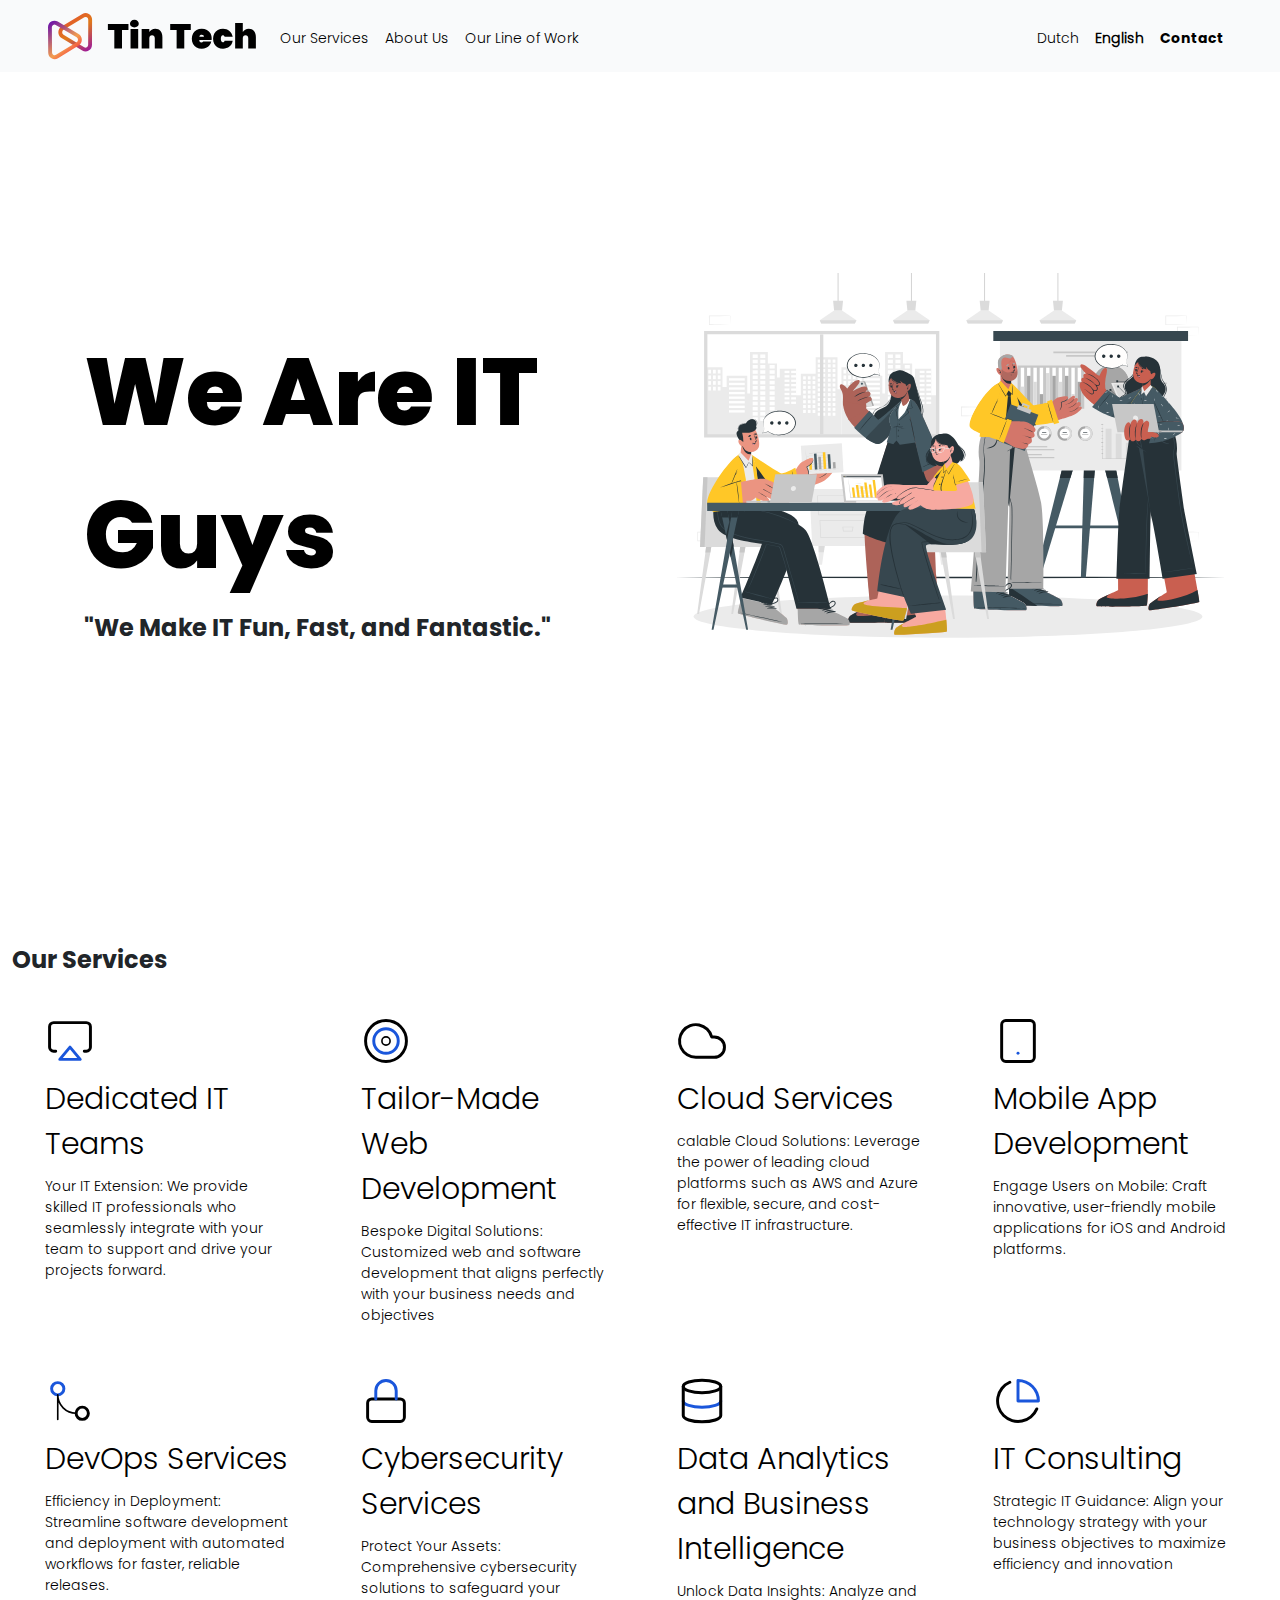
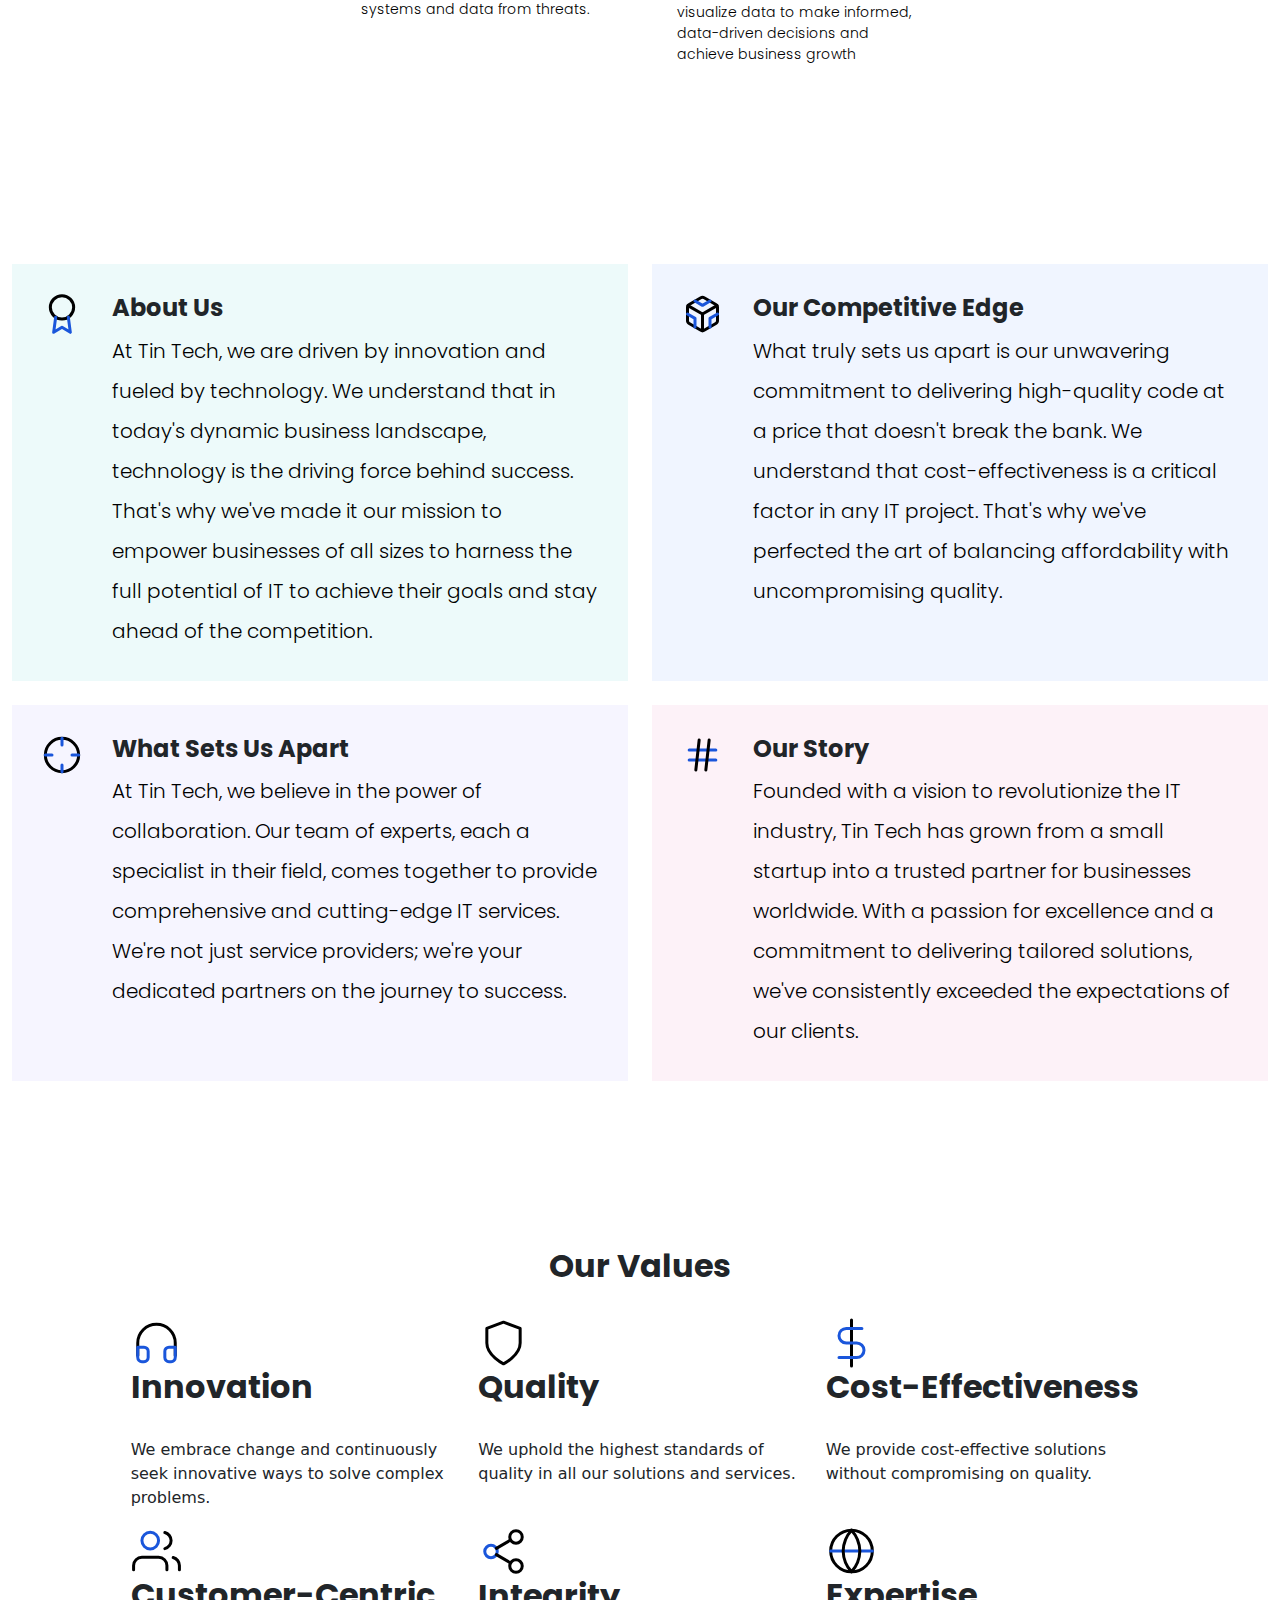
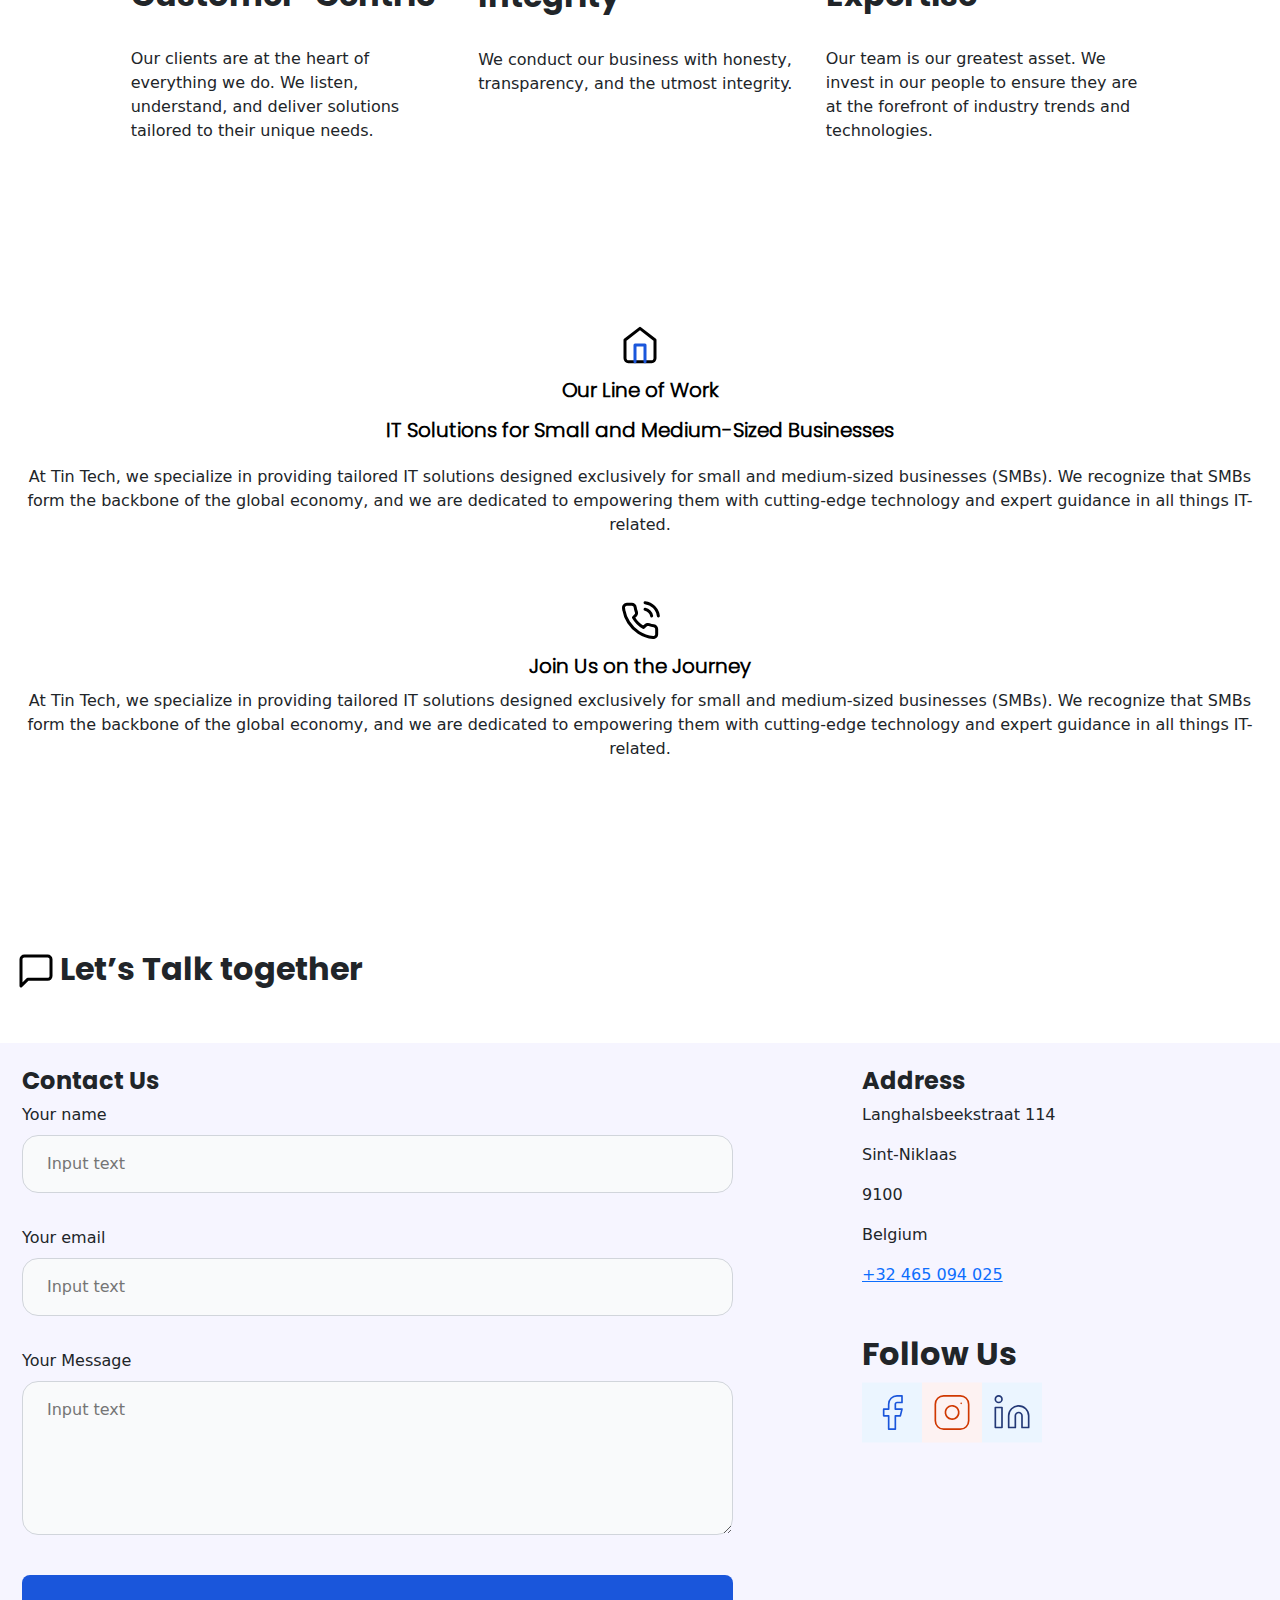
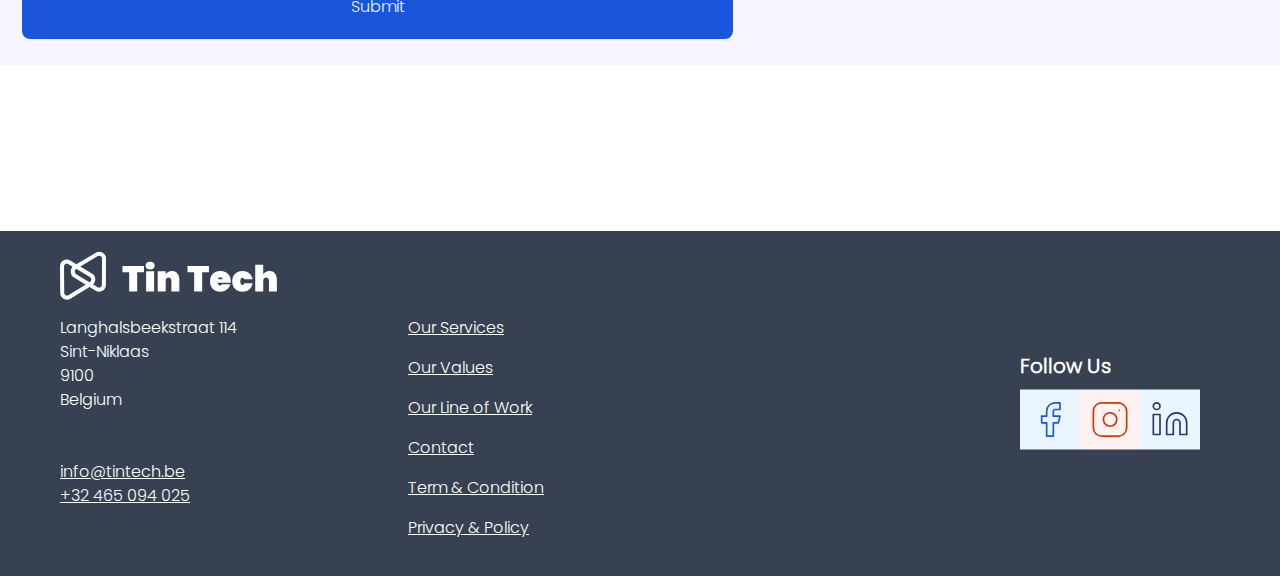
<file: index.html>
<!DOCTYPE html><html lang="en"><head><meta charSet="utf-8"/><meta name="viewport" content="width=device-width, initial-scale=1"/><link rel="preload" as="image" href="/img/logo-with-brand.svg"/><link rel="preload" as="image" href="/img/icon/humberger-menu.svg"/><link rel="preload" as="image" href="/img/team.svg"/><link rel="preload" as="image" href="/img/icon/dedicated.svg"/><link rel="preload" as="image" href="/img/icon/tailor-made.svg"/><link rel="preload" as="image" href="/img/icon/cloud.svg"/><link rel="preload" as="image" href="/img/icon/mobile.svg"/><link rel="preload" as="image" href="/img/icon/devops.svg"/><link rel="preload" as="image" href="/img/icon/cyber-security.svg"/><link rel="preload" as="image" href="/img/icon/data-analytic.svg"/><link rel="stylesheet" href="/_next/static/css/a8693dd4564600ab.css" crossorigin="" data-precedence="next"/><link rel="stylesheet" href="/_next/static/css/fa4fcaaaf78a250b.css" crossorigin="" data-precedence="next"/><link rel="stylesheet" href="/_next/static/css/57adb8bf5998f80a.css" crossorigin="" data-precedence="next"/><link rel="preload" href="/_next/static/chunks/webpack-3b8708c8dfcaafed.js" as="script" fetchPriority="low" crossorigin=""/><script src="/_next/static/chunks/fd9d1056-fd5c17de0a8e4c09.js" async="" crossorigin=""></script><script src="/_next/static/chunks/864-d96cbd58ed229677.js" async="" crossorigin=""></script><script src="/_next/static/chunks/main-app-71b89ef905b5bad7.js" async="" crossorigin=""></script><link rel="preload" as="image" href="/img/icon/itConsulting.svg"/><link rel="preload" as="image" href="/img/icon/about.svg"/><link rel="preload" as="image" href="/img/icon/our-competitive-edge.svg"/><link rel="preload" as="image" href="/img/icon/what-set-us-a-part.svg"/><link rel="preload" as="image" href="/img/icon/our-story.svg"/><link rel="preload" as="image" href="/img/icon/innovation.svg"/><link rel="preload" as="image" href="/img/icon/quality.svg"/><link rel="preload" as="image" href="/img/icon/cost-effectiveness.svg"/><link rel="preload" as="image" href="/img/icon/customer-centric.svg"/><link rel="preload" as="image" href="/img/icon/integrity.svg"/><link rel="preload" as="image" href="/img/icon/experties.svg"/><link rel="preload" as="image" href="/img/icon/line-of-work.svg"/><link rel="preload" as="image" href="/img/icon/phone.svg"/><link rel="preload" as="image" href="/img/icon/quoat.svg"/><link rel="preload" as="image" href="/img/icon/facebook.svg"/><link rel="preload" as="image" href="/img/icon/insta.svg"/><link rel="preload" as="image" href="/img/icon/linkedin.svg"/><link rel="preload" as="image" href="/img/logo-white.svg"/><link rel="shortcut icon" href="/img/favicon.ico"/><title>TinTech - We Are IT Guys</title><meta name="description" content="Dedicated IT Team with Highest proffisient and Lowest Cost"/><script src="/_next/static/chunks/polyfills-c67a75d1b6f99dc8.js" crossorigin="" noModule=""></script></head><body class=""><nav class="navbar_navbar__hX2mV"><div class="navbar_startBox__1d7Uo d-flex"><div class="navbar_brand__0DpFr"><img src="/img/logo-with-brand.svg" alt=""/></div><div class="navbar_item__IJP0u p-2 d-none d-lg-block"><a href="#our-services"></a></div><div class="navbar_item__IJP0u p-2 d-none d-lg-block"><a href="#about"></a></div><div class="navbar_item__IJP0u p-2 d-none d-lg-block"><a href="#line"></a></div></div><div class="navbar_endBox__y0pcR d-flex"><div class="navbar_item__IJP0u p-2 d-none d-lg-block"><a href="/du">Dutch</a></div><div class="navbar_item__IJP0u p-2 d-none d-lg-block bold"><a href="/">English</a></div><div class="navbar_item__IJP0u p-2 d-none d-lg-block"><a href="#contact" class="navbar_bold__cBD0m"></a></div><div class="humberger-menu d-block d-lg-none"></div></div><div class="navbar_sideMenu__4Ye_Y d-block d-lg-none "><div class="navbar_item__IJP0u p-2"><div class="navbar_closeButton__6oxMI">x</div></div><div class="navbar_item__IJP0u p-2"><a href="#our-services"></a></div><div class="navbar_item__IJP0u p-2"><a href="#about"></a></div><div class="navbar_item__IJP0u p-2"><a href="#line"></a></div><div class="navbar_item__IJP0u p-2"><a href="/du">Dutch</a></div><div class="navbar_item__IJP0u p-2"><a href="/">English</a></div><div class="navbar_item__IJP0u p-2"><a href="#contact" class="navbar_bold__cBD0m"></a></div></div><div class="navbar_backCover__9biUe "></div><div class="navbar_menuButton__UbR13 d-block d-lg-none"><img src="/img/icon/humberger-menu.svg" alt=""/></div></nav><div class="container max-100"><div class="homepage_title___B2Rg row homepage_headTitle__t_qIB"><div class="homepage_centerVeritical___V0QY col-12"><div class="container max-100"><div class="row"><div class="homepage_centerVeritical___V0QY col-12 col-lg-6"><div class="homepage_content__cvRe4 p-2 p-md-5"><h1 class="homepage_titleText__LrQLk">We Are IT Guys</h1><h4>&quot;<!-- -->We Make IT Fun, Fast, and Fantastic.<!-- -->&quot;</h4></div></div><div class="homepage_titleImage__XSS8f col-12 col-lg-6"><img src="/img/team.svg" alt=""/></div></div></div></div></div></div><div id="our-services" class="homepage_ourServices__8mxJe container"><h4>Our Services</h4><div class="row p-2"><div class="homepage_serviceCard__KZhyV col-12 col-md-6 col-lg-4 col-xl-3"><img src="/img/icon/dedicated.svg" alt=""/><div class="homepage_body__HBXhj"><h4>Dedicated IT Teams</h4><p>Your IT Extension: We provide skilled IT professionals who seamlessly integrate with your team to support and drive your projects forward.</p></div></div><div class="homepage_serviceCard__KZhyV col-12 col-md-6 col-lg-4 col-xl-3"><img src="/img/icon/tailor-made.svg" alt=""/><div class="homepage_body__HBXhj"><h4>Tailor-Made Web Development</h4><p>Bespoke Digital Solutions: Customized web and software development that aligns perfectly with your business needs and objectives</p></div></div><div class="homepage_serviceCard__KZhyV col-12 col-md-6 col-lg-4 col-xl-3"><img src="/img/icon/cloud.svg" alt=""/><div class="homepage_body__HBXhj"><h4>Cloud Services</h4><p>calable Cloud Solutions: Leverage the power of leading cloud platforms such as AWS and Azure for flexible, secure, and cost-effective IT infrastructure.</p></div></div><div class="homepage_serviceCard__KZhyV col-12 col-md-6 col-lg-4 col-xl-3"><img src="/img/icon/mobile.svg" alt=""/><div class="homepage_body__HBXhj"><h4>Mobile App Development</h4><p>Engage Users on Mobile: Craft innovative, user-friendly mobile applications for iOS and Android platforms.</p></div></div><div class="homepage_serviceCard__KZhyV col-12 col-md-6 col-lg-4 col-xl-3"><img src="/img/icon/devops.svg" alt=""/><div class="homepage_body__HBXhj"><h4>DevOps Services</h4><p>Efficiency in Deployment: Streamline software development and deployment with automated workflows for faster, reliable releases.</p></div></div><div class="homepage_serviceCard__KZhyV col-12 col-md-6 col-lg-4 col-xl-3"><img src="/img/icon/cyber-security.svg" alt=""/><div class="homepage_body__HBXhj"><h4>Cybersecurity Services</h4><p>Protect Your Assets: Comprehensive cybersecurity solutions to safeguard your systems and data from threats.</p></div></div><div class="homepage_serviceCard__KZhyV col-12 col-md-6 col-lg-4 col-xl-3"><img src="/img/icon/data-analytic.svg" alt=""/><div class="homepage_body__HBXhj"><h4>Data Analytics and Business Intelligence</h4><p>Unlock Data Insights: Analyze and visualize data to make informed, data-driven decisions and achieve business growth</p></div></div><div class="homepage_serviceCard__KZhyV col-12 col-md-6 col-lg-4 col-xl-3"><img src="/img/icon/itConsulting.svg" alt=""/><div class="homepage_body__HBXhj"><h4>IT Consulting</h4><p>Strategic IT Guidance: Align your technology strategy with your business objectives to maximize efficiency and innovation</p></div></div></div></div><div id="about" class="homepage_about__K8Wbe container"><div class="row"><div class="col-12 col-md-6"><div class="homepage_descCard__IFwN0 cardGreen"><div class="icon"><img src="/img/icon/about.svg" alt=""/></div><div class="homepage_desc__YpPX1"><h4>About Us</h4><p>At Tin Tech, we are driven by innovation and fueled by technology. We understand that in today&#x27;s dynamic business landscape, technology is the driving force behind success. That&#x27;s why we&#x27;ve made it our mission to empower businesses of all sizes to harness the full potential of IT to achieve their goals and stay ahead of the competition.</p></div></div></div><div class="col-12 col-md-6 mt-4 mt-md-0"><div class="homepage_descCard__IFwN0 cardBlue"><div class="icon"><img src="/img/icon/our-competitive-edge.svg" alt=""/></div><div class="homepage_desc__YpPX1"><h4>Our Competitive Edge</h4><p>What truly sets us apart is our unwavering commitment to delivering high-quality code at a price that doesn&#x27;t break the bank. We understand that cost-effectiveness is a critical factor in any IT project. That&#x27;s why we&#x27;ve perfected the art of balancing affordability with uncompromising quality.</p></div></div></div></div><div class="row mt-4"><div class="col-12 col-md-6"><div class="homepage_descCard__IFwN0 cardPurple"><div class="icon"><img src="/img/icon/what-set-us-a-part.svg" alt=""/></div><div class="homepage_desc__YpPX1"><h4>What Sets Us Apart</h4><p>At Tin Tech, we believe in the power of collaboration. Our team of experts, each a specialist in their field, comes together to provide comprehensive and cutting-edge IT services. We&#x27;re not just service providers; we&#x27;re your dedicated partners on the journey to success.</p></div></div></div><div class="col-12 col-md-6 mt-4 mt-md-0"><div class="homepage_descCard__IFwN0 cardPink"><div class="icon"><img src="/img/icon/our-story.svg" alt=""/></div><div class="homepage_desc__YpPX1"><h4>Our Story</h4><p>Founded with a vision to revolutionize the IT industry, Tin Tech has grown from a small startup into a trusted partner for businesses worldwide. With a passion for excellence and a commitment to delivering tailored solutions, we&#x27;ve consistently exceeded the expectations of our clients.</p></div></div></div></div></div><div id="values" class="homepage_values__W4wCf container"><h2 class="text-center">Our Values</h2><div class="row justify-content-center"><div class="col-12 col-md-10"><div class="container"><div class="row"><div class="col-12 col-md-4"><div><img src="/img/icon/innovation.svg" alt=""/></div><h2>Innovation</h2><p>We embrace change and continuously seek innovative ways to solve complex problems.</p></div><div class="col-12 col-md-4"><div><img src="/img/icon/quality.svg" alt=""/></div><h2>Quality</h2><p>We uphold the highest standards of quality in all our solutions and services.</p></div><div class="col-12 col-md-4"><div><img src="/img/icon/cost-effectiveness.svg" alt=""/></div><h2>Cost-Effectiveness</h2><p>We provide cost-effective solutions without compromising on quality.</p></div><div class="col-12 col-md-4"><div><img src="/img/icon/customer-centric.svg" alt=""/></div><h2>Customer-Centric</h2><p>Our clients are at the heart of everything we do. We listen, understand, and deliver solutions tailored to their unique needs.</p></div><div class="col-12 col-md-4"><div><img src="/img/icon/integrity.svg" alt=""/></div><h2>Integrity</h2><p>We conduct our business with honesty, transparency, and the utmost integrity.</p></div><div class="col-12 col-md-4"><div><img src="/img/icon/experties.svg" alt=""/></div><h2>Expertise</h2><p>Our team is our greatest asset. We invest in our people to ensure they are at the forefront of industry trends and technologies.</p></div></div></div></div></div></div><div id="line" class="homepage_line__QJvfd container"><div class="homepage_title___B2Rg"><img src="/img/icon/line-of-work.svg" alt=""/><h4>Our Line of Work</h4><h4>IT Solutions for Small and Medium-Sized Businesses</h4></div><p>At Tin Tech, we specialize in providing tailored IT solutions designed exclusively for small and medium-sized businesses (SMBs). We recognize that SMBs form the backbone of the global economy, and we are dedicated to empowering them with cutting-edge technology and expert guidance in all things IT-related.</p><div class="homepage_title___B2Rg pt-5"><img src="/img/icon/phone.svg" alt=""/><h4>Join Us on the Journey</h4><p>At Tin Tech, we specialize in providing tailored IT solutions designed exclusively for small and medium-sized businesses (SMBs). We recognize that SMBs form the backbone of the global economy, and we are dedicated to empowering them with cutting-edge technology and expert guidance in all things IT-related.</p></div></div><div id="contact" class="homepage_contact__6IQto container"><h2><img src="/img/icon/quoat.svg" alt="" class="p-1"/>Let’s Talk together</h2><div class="homepage_contactContainer__d_bjy row mt-5 pt-lg-4"><div class="col-12 col-md-7"><h4>Contact Us</h4><div class="contact-us_form__zPaat"><form><div class="contact-us_formControl__ha__K"><label for="name">Your name</label><input type="text" id="name" placeholder="Input text" name="name"/></div><div class="contact-us_formControl__ha__K"><label for="email">Your email</label><input type="email" id="email" placeholder="Input text" name="email"/></div><div class="contact-us_formControl__ha__K"><label for="message">Your Message</label><textarea rows="5" id="message" placeholder="Input text" name="message"></textarea></div><button>Submit</button><div class="contact-us_formError__aY0V2"></div></form></div></div><div class="d-none d-md-block col-md-1"></div><div class="col-12 col-md-4"><h4>Address</h4><div><p>Langhalsbeekstraat 114</p><p></p><p>Sint-Niklaas</p><p>9100</p><p>Belgium</p><a href="mail://info@tintech.be"></a><a href="tel:+32465094025">+32 465 094 025</a><h2 class="mt-5">Follow Us</h2><div class="icons"><a href="https://www.facebook.com/profile.php?id=61552028075968" target="_blank"><img src="/img/icon/facebook.svg" alt=""/></a><a href="https://www.instagram.com/tintech.be/" target="_blank"><img src="/img/icon/insta.svg" alt=""/></a><a href="https://www.linkedin.com/company/tintech-be/about/?viewAsMember=true" target="_blank"><img src="/img/icon/linkedin.svg" alt=""/></a></div></div></div></div></div><footer class="footer_footer__feML_"><div class="footer_startBox__Pc08r"><div><div><img src="/img/logo-white.svg" alt=""/></div><div class="footer_address__yS9X5"><p>Langhalsbeekstraat 114</p><p>Sint-Niklaas</p><p>9100</p><p>Belgium</p></div><a href="mail://info@tintech.be">info@tintech.be</a><a href="tel:+32465094025">+32 465 094 025</a></div></div><div class="footer_links___UBMh"><a href="#our-services"></a><a href="#values"></a><a href="#line"></a><a href="#contact"></a><a href="#"></a><a href="#"></a></div><div class="footer_endBox__tUMsi"><h2></h2><div><a href="https://www.facebook.com/profile.php?id=61552028075968" target="_blank"><img src="/img/icon/facebook.svg" alt=""/></a><a href="https://www.instagram.com/tintech.be/" target="_blank"><img src="/img/icon/insta.svg" alt=""/></a><a href="https://www.linkedin.com/company/tintech-be/about/?viewAsMember=true" target="_blank"><img src="/img/icon/linkedin.svg" alt=""/></a></div></div></footer><script src="/_next/static/chunks/webpack-3b8708c8dfcaafed.js" crossorigin="" async=""></script><script>(self.__next_f=self.__next_f||[]).push([0]);self.__next_f.push([2,null])</script><script>self.__next_f.push([1,"1:HL[\"/_next/static/css/a8693dd4564600ab.css\",\"style\",{\"crossOrigin\":\"\"}]\n2:HL[\"/_next/static/css/fa4fcaaaf78a250b.css\",\"style\",{\"crossOrigin\":\"\"}]\n0:\"$L3\"\n"])</script><script>self.__next_f.push([1,"4:HL[\"/_next/static/css/57adb8bf5998f80a.css\",\"style\",{\"crossOrigin\":\"\"}]\n"])</script><script>self.__next_f.push([1,"5:I{\"id\":6054,\"chunks\":[\"272:static/chunks/webpack-3b8708c8dfcaafed.js\",\"971:static/chunks/fd9d1056-fd5c17de0a8e4c09.js\",\"864:static/chunks/864-d96cbd58ed229677.js\"],\"name\":\"\",\"async\":false}\n7:I{\"id\":1729,\"chunks\":[\"272:static/chunks/webpack-3b8708c8dfcaafed.js\",\"971:static/chunks/fd9d1056-fd5c17de0a8e4c09.js\",\"864:static/chunks/864-d96cbd58ed229677.js\"],\"name\":\"\",\"async\":false}\n8:I{\"id\":4127,\"chunks\":[\"185:static/chunks/app/layout-c1b755eb621af96d.js\"],\"name\":\"Navbar\",\"async\":false}\n9:I{\"id\":1443,\"chunks\":"])</script><script>self.__next_f.push([1,"[\"272:static/chunks/webpack-3b8708c8dfcaafed.js\",\"971:static/chunks/fd9d1056-fd5c17de0a8e4c09.js\",\"864:static/chunks/864-d96cbd58ed229677.js\"],\"name\":\"\",\"async\":false}\na:I{\"id\":8639,\"chunks\":[\"272:static/chunks/webpack-3b8708c8dfcaafed.js\",\"971:static/chunks/fd9d1056-fd5c17de0a8e4c09.js\",\"864:static/chunks/864-d96cbd58ed229677.js\"],\"name\":\"\",\"async\":false}\nc:I{\"id\":7382,\"chunks\":[\"271:static/chunks/271-6668fc59b8e35a13.js\",\"931:static/chunks/app/page-6b15ab3774510d15.js\"],\"name\":\"ContactUs\",\"async\":false}\nd"])</script><script>self.__next_f.push([1,":I{\"id\":5835,\"chunks\":[\"185:static/chunks/app/layout-c1b755eb621af96d.js\"],\"name\":\"Footer\",\"async\":false}\n"])</script><script>self.__next_f.push([1,"3:[[[\"$\",\"link\",\"0\",{\"rel\":\"stylesheet\",\"href\":\"/_next/static/css/a8693dd4564600ab.css\",\"precedence\":\"next\",\"crossOrigin\":\"\"}],[\"$\",\"link\",\"1\",{\"rel\":\"stylesheet\",\"href\":\"/_next/static/css/fa4fcaaaf78a250b.css\",\"precedence\":\"next\",\"crossOrigin\":\"\"}]],[\"$\",\"$L5\",null,{\"buildId\":\"Bcrqjr-1CNKTpSoBZZN2z\",\"assetPrefix\":\"\",\"initialCanonicalUrl\":\"/\",\"initialTree\":[\"\",{\"children\":[\"__PAGE__\",{}]},\"$undefined\",\"$undefined\",true],\"initialHead\":[false,\"$L6\"],\"globalErrorComponent\":\"$7\",\"children\":[null,[\"$\",\"html\",null,{\"lang\":\"en\",\"children\":[[\"$\",\"head\",null,{\"children\":[\"$\",\"link\",null,{\"rel\":\"shortcut icon\",\"href\":\"/img/favicon.ico\"}]}],[\"$\",\"body\",null,{\"className\":\"\",\"children\":[[\"$\",\"$L8\",null,{}],[\"$\",\"$L9\",null,{\"parallelRouterKey\":\"children\",\"segmentPath\":[\"children\"],\"loading\":\"$undefined\",\"loadingStyles\":\"$undefined\",\"hasLoading\":false,\"error\":\"$undefined\",\"errorStyles\":\"$undefined\",\"template\":[\"$\",\"$La\",null,{}],\"templateStyles\":\"$undefined\",\"notFound\":[[\"$\",\"title\",null,{\"children\":\"404: This page could not be found.\"}],[\"$\",\"div\",null,{\"style\":{\"fontFamily\":\"system-ui,\\\"Segoe UI\\\",Roboto,Helvetica,Arial,sans-serif,\\\"Apple Color Emoji\\\",\\\"Segoe UI Emoji\\\"\",\"height\":\"100vh\",\"textAlign\":\"center\",\"display\":\"flex\",\"flexDirection\":\"column\",\"alignItems\":\"center\",\"justifyContent\":\"center\"},\"children\":[\"$\",\"div\",null,{\"children\":[[\"$\",\"style\",null,{\"dangerouslySetInnerHTML\":{\"__html\":\"body{color:#000;background:#fff;margin:0}.next-error-h1{border-right:1px solid rgba(0,0,0,.3)}@media (prefers-color-scheme:dark){body{color:#fff;background:#000}.next-error-h1{border-right:1px solid rgba(255,255,255,.3)}}\"}}],[\"$\",\"h1\",null,{\"className\":\"next-error-h1\",\"style\":{\"display\":\"inline-block\",\"margin\":\"0 20px 0 0\",\"padding\":\"0 23px 0 0\",\"fontSize\":24,\"fontWeight\":500,\"verticalAlign\":\"top\",\"lineHeight\":\"49px\"},\"children\":\"404\"}],[\"$\",\"div\",null,{\"style\":{\"display\":\"inline-block\"},\"children\":[\"$\",\"h2\",null,{\"style\":{\"fontSize\":14,\"fontWeight\":400,\"lineHeight\":\"49px\",\"margin\":0},\"children\":\"This page could not be found.\"}]}]]}]}]],\"notFoundStyles\":[],\"childProp\":{\"current\":[\"$Lb\",[[\"$\",\"div\",null,{\"className\":\"container max-100\",\"children\":[\"$\",\"div\",null,{\"className\":\"homepage_title___B2Rg row homepage_headTitle__t_qIB\",\"children\":[\"$\",\"div\",null,{\"className\":\"homepage_centerVeritical___V0QY col-12\",\"children\":[\"$\",\"div\",null,{\"className\":\"container max-100\",\"children\":[\"$\",\"div\",null,{\"className\":\"row\",\"children\":[[\"$\",\"div\",null,{\"className\":\"homepage_centerVeritical___V0QY col-12 col-lg-6\",\"children\":[\"$\",\"div\",null,{\"className\":\"homepage_content__cvRe4 p-2 p-md-5\",\"children\":[[\"$\",\"h1\",null,{\"className\":\"homepage_titleText__LrQLk\",\"children\":\"We Are IT Guys\"}],[\"$\",\"h4\",null,{\"children\":[\"\\\"\",\"We Make IT Fun, Fast, and Fantastic.\",\"\\\"\"]}]]}]}],[\"$\",\"div\",null,{\"className\":\"homepage_titleImage__XSS8f col-12 col-lg-6\",\"children\":[\"$\",\"img\",null,{\"src\":\"/img/team.svg\",\"alt\":\"\"}]}]]}]}]}]}]}],[\"$\",\"div\",null,{\"id\":\"our-services\",\"className\":\"homepage_ourServices__8mxJe container\",\"children\":[[\"$\",\"h4\",null,{\"children\":\"Our Services\"}],[\"$\",\"div\",null,{\"className\":\"row p-2\",\"children\":[[\"$\",\"div\",null,{\"className\":\"homepage_serviceCard__KZhyV col-12 col-md-6 col-lg-4 col-xl-3\",\"children\":[[\"$\",\"img\",null,{\"src\":\"/img/icon/dedicated.svg\",\"alt\":\"\"}],[\"$\",\"div\",null,{\"className\":\"homepage_body__HBXhj\",\"children\":[[\"$\",\"h4\",null,{\"children\":\"Dedicated IT Teams\"}],[\"$\",\"p\",null,{\"children\":\"Your IT Extension: We provide skilled IT professionals who seamlessly integrate with your team to support and drive your projects forward.\"}]]}]]}],[\"$\",\"div\",null,{\"className\":\"homepage_serviceCard__KZhyV col-12 col-md-6 col-lg-4 col-xl-3\",\"children\":[[\"$\",\"img\",null,{\"src\":\"/img/icon/tailor-made.svg\",\"alt\":\"\"}],[\"$\",\"div\",null,{\"className\":\"homepage_body__HBXhj\",\"children\":[[\"$\",\"h4\",null,{\"children\":\"Tailor-Made Web Development\"}],[\"$\",\"p\",null,{\"children\":\"Bespoke Digital Solutions: Customized web and software development that aligns perfectly with your business needs and objectives\"}]]}]]}],[\"$\",\"div\",null,{\"className\":\"homepage_serviceCard__KZhyV col-12 col-md-6 col-lg-4 col-xl-3\",\"children\":[[\"$\",\"img\",null,{\"src\":\"/img/icon/cloud.svg\",\"alt\":\"\"}],[\"$\",\"div\",null,{\"className\":\"homepage_body__HBXhj\",\"children\":[[\"$\",\"h4\",null,{\"children\":\"Cloud Services\"}],[\"$\",\"p\",null,{\"children\":\"calable Cloud Solutions: Leverage the power of leading cloud platforms such as AWS and Azure for flexible, secure, and cost-effective IT infrastructure.\"}]]}]]}],[\"$\",\"div\",null,{\"className\":\"homepage_serviceCard__KZhyV col-12 col-md-6 col-lg-4 col-xl-3\",\"children\":[[\"$\",\"img\",null,{\"src\":\"/img/icon/mobile.svg\",\"alt\":\"\"}],[\"$\",\"div\",null,{\"className\":\"homepage_body__HBXhj\",\"children\":[[\"$\",\"h4\",null,{\"children\":\"Mobile App Development\"}],[\"$\",\"p\",null,{\"children\":\"Engage Users on Mobile: Craft innovative, user-friendly mobile applications for iOS and Android platforms.\"}]]}]]}],[\"$\",\"div\",null,{\"className\":\"homepage_serviceCard__KZhyV col-12 col-md-6 col-lg-4 col-xl-3\",\"children\":[[\"$\",\"img\",null,{\"src\":\"/img/icon/devops.svg\",\"alt\":\"\"}],[\"$\",\"div\",null,{\"className\":\"homepage_body__HBXhj\",\"children\":[[\"$\",\"h4\",null,{\"children\":\"DevOps Services\"}],[\"$\",\"p\",null,{\"children\":\"Efficiency in Deployment: Streamline software development and deployment with automated workflows for faster, reliable releases.\"}]]}]]}],[\"$\",\"div\",null,{\"className\":\"homepage_serviceCard__KZhyV col-12 col-md-6 col-lg-4 col-xl-3\",\"children\":[[\"$\",\"img\",null,{\"src\":\"/img/icon/cyber-security.svg\",\"alt\":\"\"}],[\"$\",\"div\",null,{\"className\":\"homepage_body__HBXhj\",\"children\":[[\"$\",\"h4\",null,{\"children\":\"Cybersecurity Services\"}],[\"$\",\"p\",null,{\"children\":\"Protect Your Assets: Comprehensive cybersecurity solutions to safeguard your systems and data from threats.\"}]]}]]}],[\"$\",\"div\",null,{\"className\":\"homepage_serviceCard__KZhyV col-12 col-md-6 col-lg-4 col-xl-3\",\"children\":[[\"$\",\"img\",null,{\"src\":\"/img/icon/data-analytic.svg\",\"alt\":\"\"}],[\"$\",\"div\",null,{\"className\":\"homepage_body__HBXhj\",\"children\":[[\"$\",\"h4\",null,{\"children\":\"Data Analytics and Business Intelligence\"}],[\"$\",\"p\",null,{\"children\":\"Unlock Data Insights: Analyze and visualize data to make informed, data-driven decisions and achieve business growth\"}]]}]]}],[\"$\",\"div\",null,{\"className\":\"homepage_serviceCard__KZhyV col-12 col-md-6 col-lg-4 col-xl-3\",\"children\":[[\"$\",\"img\",null,{\"src\":\"/img/icon/itConsulting.svg\",\"alt\":\"\"}],[\"$\",\"div\",null,{\"className\":\"homepage_body__HBXhj\",\"children\":[[\"$\",\"h4\",null,{\"children\":\"IT Consulting\"}],[\"$\",\"p\",null,{\"children\":\"Strategic IT Guidance: Align your technology strategy with your business objectives to maximize efficiency and innovation\"}]]}]]}]]}]]}],[\"$\",\"div\",null,{\"id\":\"about\",\"className\":\"homepage_about__K8Wbe container\",\"children\":[[\"$\",\"div\",null,{\"className\":\"row\",\"children\":[[\"$\",\"div\",null,{\"className\":\"col-12 col-md-6\",\"children\":[\"$\",\"div\",null,{\"className\":\"homepage_descCard__IFwN0 cardGreen\",\"children\":[[\"$\",\"div\",null,{\"className\":\"icon\",\"children\":[\"$\",\"img\",null,{\"src\":\"/img/icon/about.svg\",\"alt\":\"\"}]}],[\"$\",\"div\",null,{\"className\":\"homepage_desc__YpPX1\",\"children\":[[\"$\",\"h4\",null,{\"children\":\"About Us\"}],[\"$\",\"p\",null,{\"children\":\"At Tin Tech, we are driven by innovation and fueled by technology. We understand that in today's dynamic business landscape, technology is the driving force behind success. That's why we've made it our mission to empower businesses of all sizes to harness the full potential of IT to achieve their goals and stay ahead of the competition.\"}]]}]]}]}],[\"$\",\"div\",null,{\"className\":\"col-12 col-md-6 mt-4 mt-md-0\",\"children\":[\"$\",\"div\",null,{\"className\":\"homepage_descCard__IFwN0 cardBlue\",\"children\":[[\"$\",\"div\",null,{\"className\":\"icon\",\"children\":[\"$\",\"img\",null,{\"src\":\"/img/icon/our-competitive-edge.svg\",\"alt\":\"\"}]}],[\"$\",\"div\",null,{\"className\":\"homepage_desc__YpPX1\",\"children\":[[\"$\",\"h4\",null,{\"children\":\"Our Competitive Edge\"}],[\"$\",\"p\",null,{\"children\":\"What truly sets us apart is our unwavering commitment to delivering high-quality code at a price that doesn't break the bank. We understand that cost-effectiveness is a critical factor in any IT project. That's why we've perfected the art of balancing affordability with uncompromising quality.\"}]]}]]}]}]]}],[\"$\",\"div\",null,{\"className\":\"row mt-4\",\"children\":[[\"$\",\"div\",null,{\"className\":\"col-12 col-md-6\",\"children\":[\"$\",\"div\",null,{\"className\":\"homepage_descCard__IFwN0 cardPurple\",\"children\":[[\"$\",\"div\",null,{\"className\":\"icon\",\"children\":[\"$\",\"img\",null,{\"src\":\"/img/icon/what-set-us-a-part.svg\",\"alt\":\"\"}]}],[\"$\",\"div\",null,{\"className\":\"homepage_desc__YpPX1\",\"children\":[[\"$\",\"h4\",null,{\"children\":\"What Sets Us Apart\"}],[\"$\",\"p\",null,{\"children\":\"At Tin Tech, we believe in the power of collaboration. Our team of experts, each a specialist in their field, comes together to provide comprehensive and cutting-edge IT services. We're not just service providers; we're your dedicated partners on the journey to success.\"}]]}]]}]}],[\"$\",\"div\",null,{\"className\":\"col-12 col-md-6 mt-4 mt-md-0\",\"children\":[\"$\",\"div\",null,{\"className\":\"homepage_descCard__IFwN0 cardPink\",\"children\":[[\"$\",\"div\",null,{\"className\":\"icon\",\"children\":[\"$\",\"img\",null,{\"src\":\"/img/icon/our-story.svg\",\"alt\":\"\"}]}],[\"$\",\"div\",null,{\"className\":\"homepage_desc__YpPX1\",\"children\":[[\"$\",\"h4\",null,{\"children\":\"Our Story\"}],[\"$\",\"p\",null,{\"children\":\"Founded with a vision to revolutionize the IT industry, Tin Tech has grown from a small startup into a trusted partner for businesses worldwide. With a passion for excellence and a commitment to delivering tailored solutions, we've consistently exceeded the expectations of our clients.\"}]]}]]}]}]]}]]}],[\"$\",\"div\",null,{\"id\":\"values\",\"className\":\"homepage_values__W4wCf container\",\"children\":[[\"$\",\"h2\",null,{\"className\":\"text-center\",\"children\":\"Our Values\"}],[\"$\",\"div\",null,{\"className\":\"row justify-content-center\",\"children\":[\"$\",\"div\",null,{\"className\":\"col-12 col-md-10\",\"children\":[\"$\",\"div\",null,{\"className\":\"container\",\"children\":[\"$\",\"div\",null,{\"className\":\"row\",\"children\":[[\"$\",\"div\",null,{\"className\":\"col-12 col-md-4\",\"children\":[[\"$\",\"div\",null,{\"className\":\"$undefined\",\"children\":[\"$\",\"img\",null,{\"src\":\"/img/icon/innovation.svg\",\"alt\":\"\"}]}],[\"$\",\"h2\",null,{\"children\":\"Innovation\"}],[\"$\",\"p\",null,{\"children\":\"We embrace change and continuously seek innovative ways to solve complex problems.\"}]]}],[\"$\",\"div\",null,{\"className\":\"col-12 col-md-4\",\"children\":[[\"$\",\"div\",null,{\"className\":\"$undefined\",\"children\":[\"$\",\"img\",null,{\"src\":\"/img/icon/quality.svg\",\"alt\":\"\"}]}],[\"$\",\"h2\",null,{\"children\":\"Quality\"}],[\"$\",\"p\",null,{\"children\":\"We uphold the highest standards of quality in all our solutions and services.\"}]]}],[\"$\",\"div\",null,{\"className\":\"col-12 col-md-4\",\"children\":[[\"$\",\"div\",null,{\"className\":\"$undefined\",\"children\":[\"$\",\"img\",null,{\"src\":\"/img/icon/cost-effectiveness.svg\",\"alt\":\"\"}]}],[\"$\",\"h2\",null,{\"children\":\"Cost-Effectiveness\"}],[\"$\",\"p\",null,{\"children\":\"We provide cost-effective solutions without compromising on quality.\"}]]}],[\"$\",\"div\",null,{\"className\":\"col-12 col-md-4\",\"children\":[[\"$\",\"div\",null,{\"className\":\"$undefined\",\"children\":[\"$\",\"img\",null,{\"src\":\"/img/icon/customer-centric.svg\",\"alt\":\"\"}]}],[\"$\",\"h2\",null,{\"children\":\"Customer-Centric\"}],[\"$\",\"p\",null,{\"children\":\"Our clients are at the heart of everything we do. We listen, understand, and deliver solutions tailored to their unique needs.\"}]]}],[\"$\",\"div\",null,{\"className\":\"col-12 col-md-4\",\"children\":[[\"$\",\"div\",null,{\"className\":\"$undefined\",\"children\":[\"$\",\"img\",null,{\"src\":\"/img/icon/integrity.svg\",\"alt\":\"\"}]}],[\"$\",\"h2\",null,{\"children\":\"Integrity\"}],[\"$\",\"p\",null,{\"children\":\"We conduct our business with honesty, transparency, and the utmost integrity.\"}]]}],[\"$\",\"div\",null,{\"className\":\"col-12 col-md-4\",\"children\":[[\"$\",\"div\",null,{\"className\":\"$undefined\",\"children\":[\"$\",\"img\",null,{\"src\":\"/img/icon/experties.svg\",\"alt\":\"\"}]}],[\"$\",\"h2\",null,{\"children\":\"Expertise\"}],[\"$\",\"p\",null,{\"children\":\"Our team is our greatest asset. We invest in our people to ensure they are at the forefront of industry trends and technologies.\"}]]}]]}]}]}]}]]}],[\"$\",\"div\",null,{\"id\":\"line\",\"className\":\"homepage_line__QJvfd container\",\"children\":[[\"$\",\"div\",null,{\"className\":\"homepage_title___B2Rg\",\"children\":[[\"$\",\"img\",null,{\"src\":\"/img/icon/line-of-work.svg\",\"alt\":\"\"}],[\"$\",\"h4\",null,{\"children\":\"Our Line of Work\"}],[\"$\",\"h4\",null,{\"children\":\"IT Solutions for Small and Medium-Sized Businesses\"}]]}],[\"$\",\"p\",null,{\"children\":\"At Tin Tech, we specialize in providing tailored IT solutions designed exclusively for small and medium-sized businesses (SMBs). We recognize that SMBs form the backbone of the global economy, and we are dedicated to empowering them with cutting-edge technology and expert guidance in all things IT-related.\"}],[\"$\",\"div\",null,{\"className\":\"homepage_title___B2Rg pt-5\",\"children\":[[\"$\",\"img\",null,{\"src\":\"/img/icon/phone.svg\",\"alt\":\"\"}],[\"$\",\"h4\",null,{\"children\":\"Join Us on the Journey\"}],[\"$\",\"p\",null,{\"children\":\"At Tin Tech, we specialize in providing tailored IT solutions designed exclusively for small and medium-sized businesses (SMBs). We recognize that SMBs form the backbone of the global economy, and we are dedicated to empowering them with cutting-edge technology and expert guidance in all things IT-related.\"}]]}]]}],[\"$\",\"div\",null,{\"id\":\"contact\",\"className\":\"homepage_contact__6IQto container\",\"children\":[[\"$\",\"h2\",null,{\"children\":[[\"$\",\"img\",null,{\"src\":\"/img/icon/quoat.svg\",\"alt\":\"\",\"className\":\"p-1\"}],\"Let’s Talk together\"]}],[\"$\",\"div\",null,{\"className\":\"homepage_contactContainer__d_bjy row mt-5 pt-lg-4\",\"children\":[[\"$\",\"div\",null,{\"className\":\"col-12 col-md-7\",\"children\":[[\"$\",\"h4\",null,{\"children\":\"Contact Us\"}],[\"$\",\"$Lc\",null,{\"langResource\":{\"homePageTitle\":\"We Are IT Guys\",\"homePageDesc\":\"We Make IT Fun, Fast, and Fantastic.\",\"ourServices\":\"Our Services\",\"teamTitle\":\"Dedicated IT Teams\",\"teamDesc\":\"Your IT Extension: We provide skilled IT professionals who seamlessly integrate with your team to support and drive your projects forward.\",\"tailorMadeTitle\":\"Tailor-Made Web Development\",\"tailorMadeDesc\":\"Bespoke Digital Solutions: Customized web and software development that aligns perfectly with your business needs and objectives\",\"cloudServicesTitle\":\"Cloud Services\",\"cloudServicesDesc\":\"calable Cloud Solutions: Leverage the power of leading cloud platforms such as AWS and Azure for flexible, secure, and cost-effective IT infrastructure.\",\"mobileAppTitle\":\"Mobile App Development\",\"mobileAppDesc\":\"Engage Users on Mobile: Craft innovative, user-friendly mobile applications for iOS and Android platforms.\",\"devopsServiceTitle\":\"DevOps Services\",\"devopsServiceDesc\":\"Efficiency in Deployment: Streamline software development and deployment with automated workflows for faster, reliable releases.\",\"cyberSecurityTitle\":\"Cybersecurity Services\",\"cyberSecurityDesc\":\"Protect Your Assets: Comprehensive cybersecurity solutions to safeguard your systems and data from threats.\",\"dataAnalyticsTitle\":\"Data Analytics and Business Intelligence\",\"dataAnalyticsDesc\":\"Unlock Data Insights: Analyze and visualize data to make informed, data-driven decisions and achieve business growth\",\"itConsultingTitle\":\"IT Consulting\",\"itConsultingDesc\":\"Strategic IT Guidance: Align your technology strategy with your business objectives to maximize efficiency and innovation\",\"aboutUs\":\"About Us\",\"aboutDesc\":\"At Tin Tech, we are driven by innovation and fueled by technology. We understand that in today's dynamic business landscape, technology is the driving force behind success. That's why we've made it our mission to empower businesses of all sizes to harness the full potential of IT to achieve their goals and stay ahead of the competition.\",\"ourCompetitiveEdge\":\"Our Competitive Edge\",\"ourCompetitiveEdgeDesc\":\"What truly sets us apart is our unwavering commitment to delivering high-quality code at a price that doesn't break the bank. We understand that cost-effectiveness is a critical factor in any IT project. That's why we've perfected the art of balancing affordability with uncompromising quality.\",\"whatSetsUsApart\":\"What Sets Us Apart\",\"whatSetsUsApartDesc\":\"At Tin Tech, we believe in the power of collaboration. Our team of experts, each a specialist in their field, comes together to provide comprehensive and cutting-edge IT services. We're not just service providers; we're your dedicated partners on the journey to success.\",\"ourStory\":\"Our Story\",\"ourStoryDesc\":\"Founded with a vision to revolutionize the IT industry, Tin Tech has grown from a small startup into a trusted partner for businesses worldwide. With a passion for excellence and a commitment to delivering tailored solutions, we've consistently exceeded the expectations of our clients.\",\"ourValues\":\"Our Values\",\"innovation\":\"Innovation\",\"innovationDesc\":\"We embrace change and continuously seek innovative ways to solve complex problems.\",\"quality\":\"Quality\",\"qualityDesc\":\"We uphold the highest standards of quality in all our solutions and services.\",\"costEffective\":\"Cost-Effectiveness\",\"costEffectiveDesc\":\"We provide cost-effective solutions without compromising on quality.\",\"customerCenteric\":\"Customer-Centric\",\"customerCentericDesc\":\"Our clients are at the heart of everything we do. We listen, understand, and deliver solutions tailored to their unique needs.\",\"integrity\":\"Integrity\",\"integrityDesc\":\"We conduct our business with honesty, transparency, and the utmost integrity.\",\"expertise\":\"Expertise\",\"expertiseDesc\":\"Our team is our greatest asset. We invest in our people to ensure they are at the forefront of industry trends and technologies.\",\"lineOfWork\":\"Our Line of Work\",\"lineOfWorkSubText\":\"IT Solutions for Small and Medium-Sized Businesses\",\"lineOfWorkDesc\":\"At Tin Tech, we specialize in providing tailored IT solutions designed exclusively for small and medium-sized businesses (SMBs). We recognize that SMBs form the backbone of the global economy, and we are dedicated to empowering them with cutting-edge technology and expert guidance in all things IT-related.\",\"joinUs\":\"Join Us on the Journey\",\"joinUsDesc\":\"At Tin Tech, we specialize in providing tailored IT solutions designed exclusively for small and medium-sized businesses (SMBs). We recognize that SMBs form the backbone of the global economy, and we are dedicated to empowering them with cutting-edge technology and expert guidance in all things IT-related.\",\"contactUs\":\"Contact Us\",\"address\":\"Address\",\"followUs\":\"Follow Us\",\"alertThanks\":\"Thank You\",\"alertTextSuccess\":\"Your message have been added and TinTech team will contact you soon!\",\"alertProblemOccurred\":\"Problem Occurred\",\"alertTextError\":\"Please try again!\",\"contactFormName\":\"Your name\",\"contactFormEmail\":\"Your email\",\"contactFormMessage\":\"Your Message\",\"contactFormSubmit\":\"Submit\",\"letsTalkTogether\":\"Let’s Talk together\",\"contact\":\"Contact\",\"termsConditions\":\"Term \u0026 Condition\",\"privacy\":\"Privacy \u0026 Policy\"}}]]}],[\"$\",\"div\",null,{\"className\":\"d-none d-md-block col-md-1\"}],[\"$\",\"div\",null,{\"className\":\"col-12 col-md-4\",\"children\":[[\"$\",\"h4\",null,{\"children\":\"Address\"}],[\"$\",\"div\",null,{\"className\":\"$undefined\",\"children\":[[\"$\",\"p\",null,{\"children\":\"Langhalsbeekstraat 114\"}],[\"$\",\"p\",null,{}],[\"$\",\"p\",null,{\"children\":\"Sint-Niklaas\"}],[\"$\",\"p\",null,{\"children\":\"9100\"}],[\"$\",\"p\",null,{\"children\":\"Belgium\"}],[\"$\",\"a\",null,{\"href\":\"mail://info@tintech.be\"}],[\"$\",\"a\",null,{\"href\":\"tel:+32465094025\",\"children\":\"+32 465 094 025\"}],[\"$\",\"h2\",null,{\"className\":\"mt-5\",\"children\":\"Follow Us\"}],[\"$\",\"div\",null,{\"className\":\"icons\",\"children\":[[\"$\",\"a\",null,{\"href\":\"https://www.facebook.com/profile.php?id=61552028075968\",\"target\":\"_blank\",\"children\":[\"$\",\"img\",null,{\"src\":\"/img/icon/facebook.svg\",\"alt\":\"\"}]}],[\"$\",\"a\",null,{\"href\":\"https://www.instagram.com/tintech.be/\",\"target\":\"_blank\",\"children\":[\"$\",\"img\",null,{\"src\":\"/img/icon/insta.svg\",\"alt\":\"\"}]}],[\"$\",\"a\",null,{\"href\":\"https://www.linkedin.com/company/tintech-be/about/?viewAsMember=true\",\"target\":\"_blank\",\"children\":[\"$\",\"img\",null,{\"src\":\"/img/icon/linkedin.svg\",\"alt\":\"\"}]}]]}]]}]]}]]}]]}]],null],\"segment\":\"__PAGE__\"},\"styles\":[[\"$\",\"link\",\"0\",{\"rel\":\"stylesheet\",\"href\":\"/_next/static/css/57adb8bf5998f80a.css\",\"precedence\":\"next\",\"crossOrigin\":\"\"}]]}],[\"$\",\"$Ld\",null,{}]]}]]}],null]}]]\n"])</script><script>self.__next_f.push([1,"6:[[\"$\",\"meta\",\"0\",{\"charSet\":\"utf-8\"}],[\"$\",\"title\",\"1\",{\"children\":\"TinTech - We Are IT Guys\"}],[\"$\",\"meta\",\"2\",{\"name\":\"description\",\"content\":\"Dedicated IT Team with Highest proffisient and Lowest Cost\"}],[\"$\",\"meta\",\"3\",{\"name\":\"viewport\",\"content\":\"width=device-width, initial-scale=1\"}]]\nb:null\n"])</script></body></html>
</file>
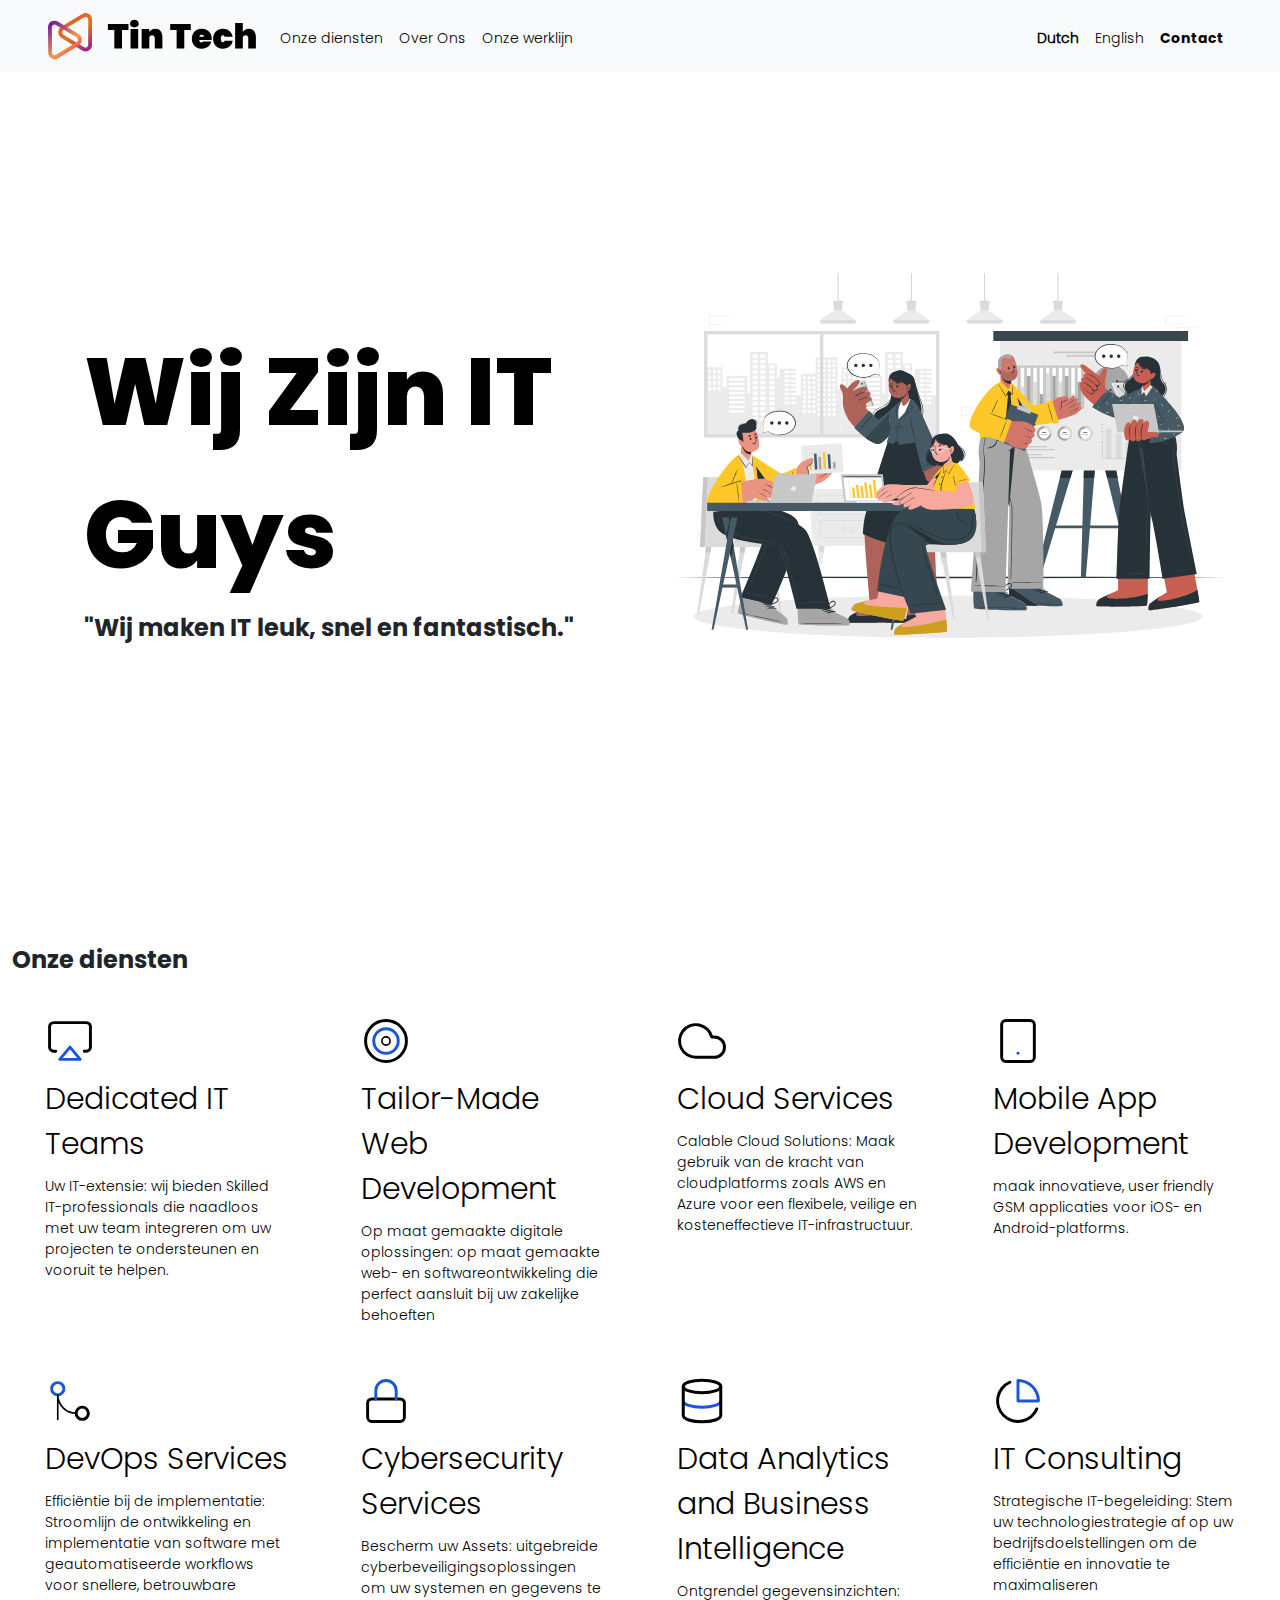
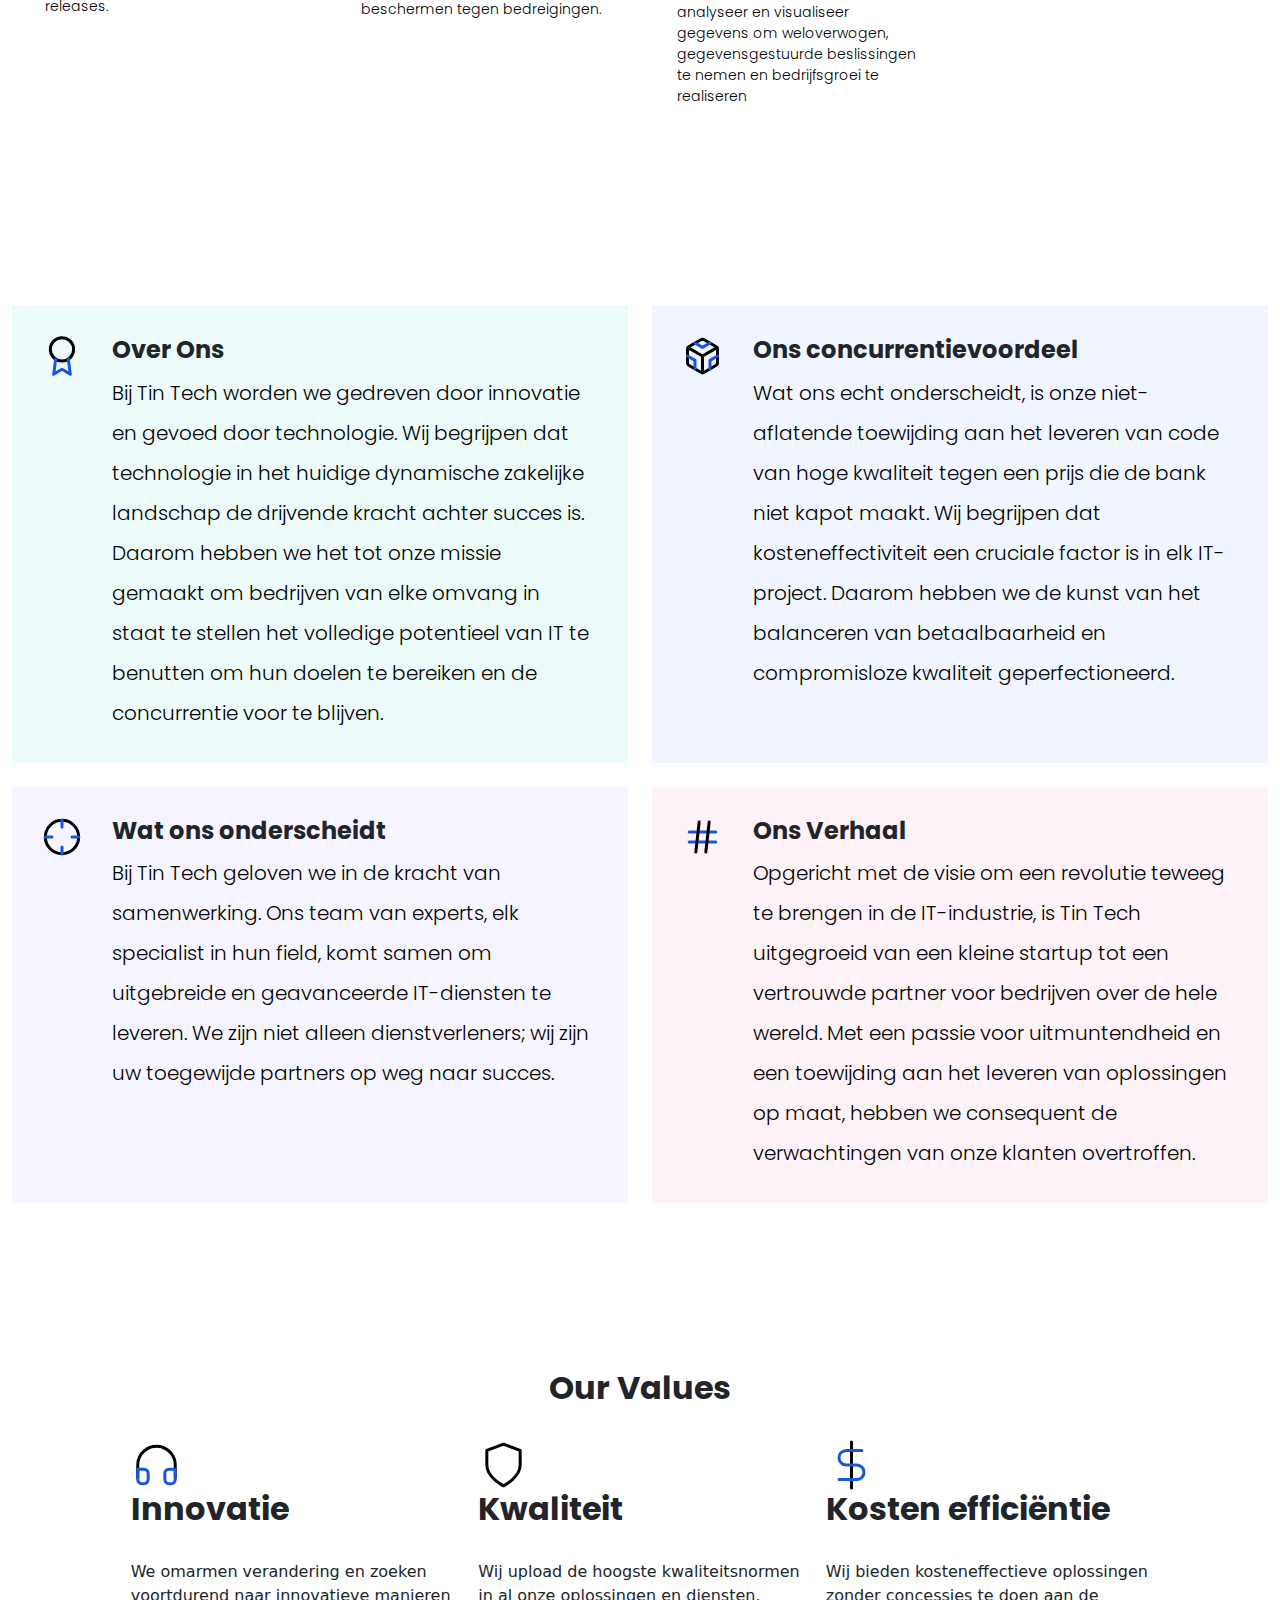
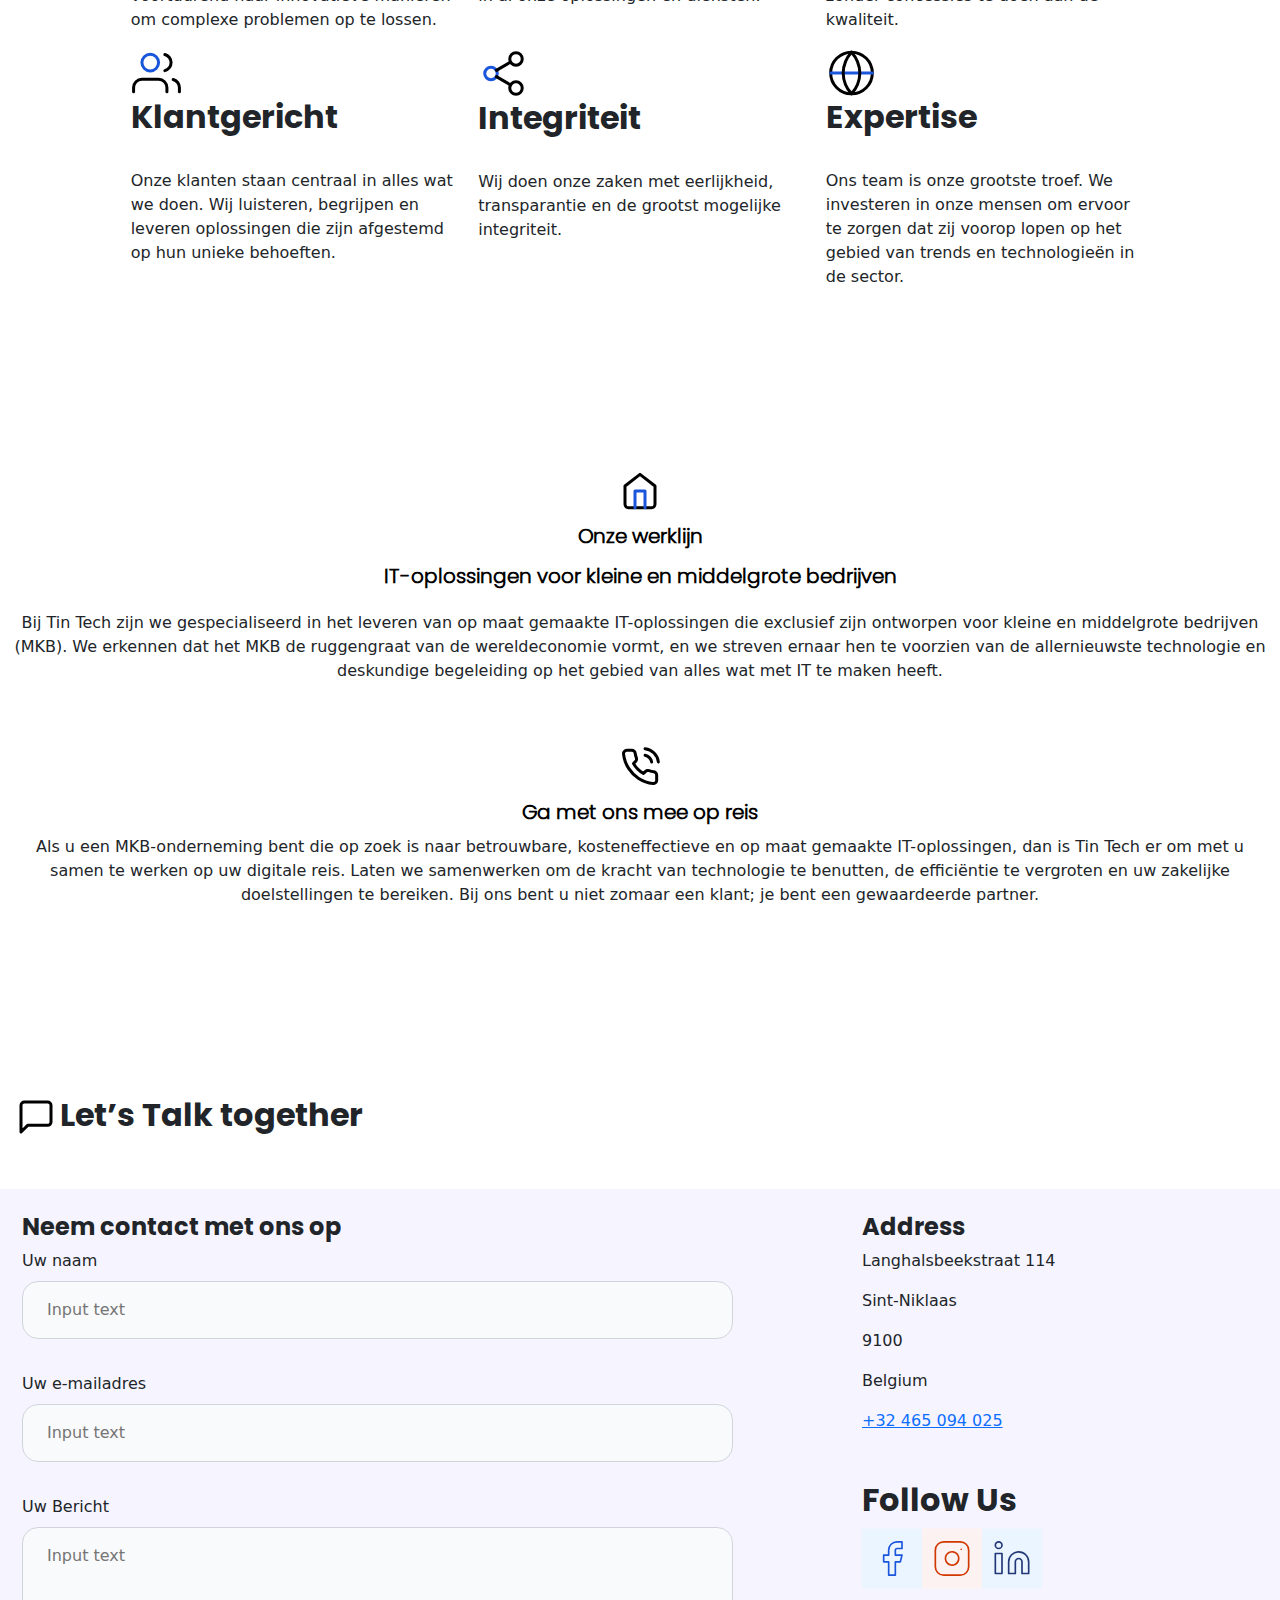
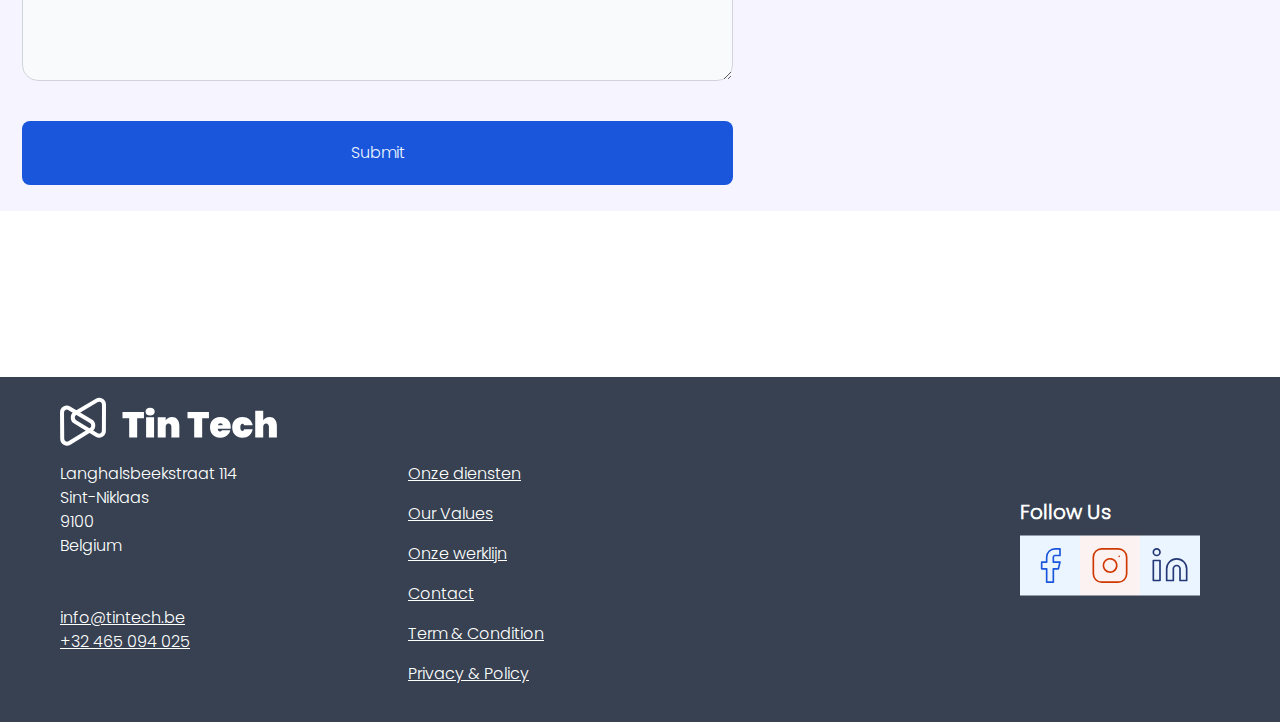
<file: du.html>
<!DOCTYPE html><html lang="en"><head><meta charSet="utf-8"/><meta name="viewport" content="width=device-width, initial-scale=1"/><link rel="preload" as="image" href="/img/logo-with-brand.svg"/><link rel="preload" as="image" href="/img/icon/humberger-menu.svg"/><link rel="preload" as="image" href="/img/team.svg"/><link rel="preload" as="image" href="/img/icon/dedicated.svg"/><link rel="preload" as="image" href="/img/icon/tailor-made.svg"/><link rel="preload" as="image" href="/img/icon/cloud.svg"/><link rel="preload" as="image" href="/img/icon/mobile.svg"/><link rel="preload" as="image" href="/img/icon/devops.svg"/><link rel="preload" as="image" href="/img/icon/cyber-security.svg"/><link rel="preload" as="image" href="/img/icon/data-analytic.svg"/><link rel="stylesheet" href="/_next/static/css/a8693dd4564600ab.css" crossorigin="" data-precedence="next"/><link rel="stylesheet" href="/_next/static/css/fa4fcaaaf78a250b.css" crossorigin="" data-precedence="next"/><link rel="stylesheet" href="/_next/static/css/57adb8bf5998f80a.css" crossorigin="" data-precedence="next"/><link rel="preload" href="/_next/static/chunks/webpack-3b8708c8dfcaafed.js" as="script" fetchPriority="low" crossorigin=""/><script src="/_next/static/chunks/fd9d1056-fd5c17de0a8e4c09.js" async="" crossorigin=""></script><script src="/_next/static/chunks/864-d96cbd58ed229677.js" async="" crossorigin=""></script><script src="/_next/static/chunks/main-app-71b89ef905b5bad7.js" async="" crossorigin=""></script><link rel="preload" as="image" href="/img/icon/itConsulting.svg"/><link rel="preload" as="image" href="/img/icon/about.svg"/><link rel="preload" as="image" href="/img/icon/our-competitive-edge.svg"/><link rel="preload" as="image" href="/img/icon/what-set-us-a-part.svg"/><link rel="preload" as="image" href="/img/icon/our-story.svg"/><link rel="preload" as="image" href="/img/icon/innovation.svg"/><link rel="preload" as="image" href="/img/icon/quality.svg"/><link rel="preload" as="image" href="/img/icon/cost-effectiveness.svg"/><link rel="preload" as="image" href="/img/icon/customer-centric.svg"/><link rel="preload" as="image" href="/img/icon/integrity.svg"/><link rel="preload" as="image" href="/img/icon/experties.svg"/><link rel="preload" as="image" href="/img/icon/line-of-work.svg"/><link rel="preload" as="image" href="/img/icon/phone.svg"/><link rel="preload" as="image" href="/img/icon/quoat.svg"/><link rel="preload" as="image" href="/img/icon/facebook.svg"/><link rel="preload" as="image" href="/img/icon/insta.svg"/><link rel="preload" as="image" href="/img/icon/linkedin.svg"/><link rel="preload" as="image" href="/img/logo-white.svg"/><link rel="shortcut icon" href="/img/favicon.ico"/><title>TinTech - We Are IT Guys</title><meta name="description" content="Dedicated IT Team with Highest proffisient and Lowest Cost"/><script src="/_next/static/chunks/polyfills-c67a75d1b6f99dc8.js" crossorigin="" noModule=""></script></head><body class=""><nav class="navbar_navbar__hX2mV"><div class="navbar_startBox__1d7Uo d-flex"><div class="navbar_brand__0DpFr"><img src="/img/logo-with-brand.svg" alt=""/></div><div class="navbar_item__IJP0u p-2 d-none d-lg-block"><a href="#our-services"></a></div><div class="navbar_item__IJP0u p-2 d-none d-lg-block"><a href="#about"></a></div><div class="navbar_item__IJP0u p-2 d-none d-lg-block"><a href="#line"></a></div></div><div class="navbar_endBox__y0pcR d-flex"><div class="navbar_item__IJP0u p-2 d-none d-lg-block"><a href="/du">Dutch</a></div><div class="navbar_item__IJP0u p-2 d-none d-lg-block bold"><a href="/">English</a></div><div class="navbar_item__IJP0u p-2 d-none d-lg-block"><a href="#contact" class="navbar_bold__cBD0m"></a></div><div class="humberger-menu d-block d-lg-none"></div></div><div class="navbar_sideMenu__4Ye_Y d-block d-lg-none "><div class="navbar_item__IJP0u p-2"><div class="navbar_closeButton__6oxMI">x</div></div><div class="navbar_item__IJP0u p-2"><a href="#our-services"></a></div><div class="navbar_item__IJP0u p-2"><a href="#about"></a></div><div class="navbar_item__IJP0u p-2"><a href="#line"></a></div><div class="navbar_item__IJP0u p-2"><a href="/du">Dutch</a></div><div class="navbar_item__IJP0u p-2"><a href="/">English</a></div><div class="navbar_item__IJP0u p-2"><a href="#contact" class="navbar_bold__cBD0m"></a></div></div><div class="navbar_backCover__9biUe "></div><div class="navbar_menuButton__UbR13 d-block d-lg-none"><img src="/img/icon/humberger-menu.svg" alt=""/></div></nav><div class="container max-100"><div class="homepage_title___B2Rg row homepage_headTitle__t_qIB"><div class="homepage_centerVeritical___V0QY col-12"><div class="container max-100"><div class="row"><div class="homepage_centerVeritical___V0QY col-12 col-lg-6"><div class="homepage_content__cvRe4 p-2 p-md-5"><h1 class="homepage_titleText__LrQLk">Wij Zijn IT Guys</h1><h4>&quot;<!-- -->Wij maken IT leuk, snel en fantastisch.<!-- -->&quot;</h4></div></div><div class="homepage_titleImage__XSS8f col-12 col-lg-6"><img src="/img/team.svg" alt=""/></div></div></div></div></div></div><div id="our-services" class="homepage_ourServices__8mxJe container"><h4>Onze diensten</h4><div class="row p-2"><div class="homepage_serviceCard__KZhyV col-12 col-md-6 col-lg-4 col-xl-3"><img src="/img/icon/dedicated.svg" alt=""/><div class="homepage_body__HBXhj"><h4>Dedicated IT Teams</h4><p>Uw IT-extensie: wij bieden Skilled IT-professionals die naadloos met uw team integreren om uw projecten te ondersteunen en vooruit te helpen.</p></div></div><div class="homepage_serviceCard__KZhyV col-12 col-md-6 col-lg-4 col-xl-3"><img src="/img/icon/tailor-made.svg" alt=""/><div class="homepage_body__HBXhj"><h4>Tailor-Made Web Development</h4><p>Op maat gemaakte digitale oplossingen: op maat gemaakte web- en softwareontwikkeling die perfect aansluit bij uw zakelijke behoeften</p></div></div><div class="homepage_serviceCard__KZhyV col-12 col-md-6 col-lg-4 col-xl-3"><img src="/img/icon/cloud.svg" alt=""/><div class="homepage_body__HBXhj"><h4>Cloud Services</h4><p>Calable Cloud Solutions: Maak gebruik van de kracht van cloudplatforms zoals AWS en Azure voor een flexibele, veilige en kosteneffectieve IT-infrastructuur.</p></div></div><div class="homepage_serviceCard__KZhyV col-12 col-md-6 col-lg-4 col-xl-3"><img src="/img/icon/mobile.svg" alt=""/><div class="homepage_body__HBXhj"><h4>Mobile App Development</h4><p>maak innovatieve, user friendly GSM applicaties voor iOS- en Android-platforms.</p></div></div><div class="homepage_serviceCard__KZhyV col-12 col-md-6 col-lg-4 col-xl-3"><img src="/img/icon/devops.svg" alt=""/><div class="homepage_body__HBXhj"><h4>DevOps Services</h4><p>Efficiëntie bij de implementatie: Stroomlijn de ontwikkeling en implementatie van software met geautomatiseerde workflows voor snellere, betrouwbare releases.</p></div></div><div class="homepage_serviceCard__KZhyV col-12 col-md-6 col-lg-4 col-xl-3"><img src="/img/icon/cyber-security.svg" alt=""/><div class="homepage_body__HBXhj"><h4>Cybersecurity Services</h4><p>Bescherm uw Assets: uitgebreide cyberbeveiligingsoplossingen om uw systemen en gegevens te beschermen tegen bedreigingen.</p></div></div><div class="homepage_serviceCard__KZhyV col-12 col-md-6 col-lg-4 col-xl-3"><img src="/img/icon/data-analytic.svg" alt=""/><div class="homepage_body__HBXhj"><h4>Data Analytics and Business Intelligence</h4><p>Ontgrendel gegevensinzichten: analyseer en visualiseer gegevens om weloverwogen, gegevensgestuurde beslissingen te nemen en bedrijfsgroei te realiseren</p></div></div><div class="homepage_serviceCard__KZhyV col-12 col-md-6 col-lg-4 col-xl-3"><img src="/img/icon/itConsulting.svg" alt=""/><div class="homepage_body__HBXhj"><h4>IT Consulting</h4><p>Strategische IT-begeleiding: Stem uw technologiestrategie af op uw bedrijfsdoelstellingen om de efficiëntie en innovatie te maximaliseren</p></div></div></div></div><div id="about" class="homepage_about__K8Wbe container"><div class="row"><div class="col-12 col-md-6"><div class="homepage_descCard__IFwN0 cardGreen"><div class="icon"><img src="/img/icon/about.svg" alt=""/></div><div class="homepage_desc__YpPX1"><h4>Over Ons</h4><p>Bij Tin Tech worden we gedreven door innovatie en gevoed door technologie. Wij begrijpen dat technologie in het huidige dynamische zakelijke landschap de drijvende kracht achter succes is. Daarom hebben we het tot onze missie gemaakt om bedrijven van elke omvang in staat te stellen het volledige potentieel van IT te benutten om hun doelen te bereiken en de concurrentie voor te blijven.</p></div></div></div><div class="col-12 col-md-6 mt-4 mt-md-0"><div class="homepage_descCard__IFwN0 cardBlue"><div class="icon"><img src="/img/icon/our-competitive-edge.svg" alt=""/></div><div class="homepage_desc__YpPX1"><h4>Ons concurrentievoordeel</h4><p>Wat ons echt onderscheidt, is onze niet-aflatende toewijding aan het leveren van code van hoge kwaliteit tegen een prijs die de bank niet kapot maakt. Wij begrijpen dat kosteneffectiviteit een cruciale factor is in elk IT-project. Daarom hebben we de kunst van het balanceren van betaalbaarheid en compromisloze kwaliteit geperfectioneerd.</p></div></div></div></div><div class="row mt-4"><div class="col-12 col-md-6"><div class="homepage_descCard__IFwN0 cardPurple"><div class="icon"><img src="/img/icon/what-set-us-a-part.svg" alt=""/></div><div class="homepage_desc__YpPX1"><h4>Wat ons onderscheidt</h4><p>Bij Tin Tech geloven we in de kracht van samenwerking. Ons team van experts, elk specialist in hun field, komt samen om uitgebreide en geavanceerde IT-diensten te leveren. We zijn niet alleen dienstverleners; wij zijn uw toegewijde partners op weg naar succes.</p></div></div></div><div class="col-12 col-md-6 mt-4 mt-md-0"><div class="homepage_descCard__IFwN0 cardPink"><div class="icon"><img src="/img/icon/our-story.svg" alt=""/></div><div class="homepage_desc__YpPX1"><h4>Ons Verhaal</h4><p>Opgericht met de visie om een revolutie teweeg te brengen in de IT-industrie, is Tin Tech uitgegroeid van een kleine startup tot een vertrouwde partner voor bedrijven over de hele wereld. Met een passie voor uitmuntendheid en een toewijding aan het leveren van oplossingen op maat, hebben we consequent de verwachtingen van onze klanten overtroffen.</p></div></div></div></div></div><div id="values" class="homepage_values__W4wCf container"><h2 class="text-center">Our Values</h2><div class="row justify-content-center"><div class="col-12 col-md-10"><div class="container"><div class="row"><div class="col-12 col-md-4"><div><img src="/img/icon/innovation.svg" alt=""/></div><h2>Innovatie</h2><p>We omarmen verandering en zoeken voortdurend naar innovatieve manieren om complexe problemen op te lossen.</p></div><div class="col-12 col-md-4"><div><img src="/img/icon/quality.svg" alt=""/></div><h2>Kwaliteit</h2><p>Wij upload de hoogste kwaliteitsnormen in al onze oplossingen en diensten.</p></div><div class="col-12 col-md-4"><div><img src="/img/icon/cost-effectiveness.svg" alt=""/></div><h2>Kosten efficiëntie</h2><p>Wij bieden kosteneffectieve oplossingen zonder concessies te doen aan de kwaliteit.</p></div><div class="col-12 col-md-4"><div><img src="/img/icon/customer-centric.svg" alt=""/></div><h2>Klantgericht</h2><p>Onze klanten staan centraal in alles wat we doen. Wij luisteren, begrijpen en leveren oplossingen die zijn afgestemd op hun unieke behoeften.</p></div><div class="col-12 col-md-4"><div><img src="/img/icon/integrity.svg" alt=""/></div><h2>Integriteit</h2><p>Wij doen onze zaken met eerlijkheid, transparantie en de grootst mogelijke integriteit.</p></div><div class="col-12 col-md-4"><div><img src="/img/icon/experties.svg" alt=""/></div><h2>Expertise</h2><p>Ons team is onze grootste troef. We investeren in onze mensen om ervoor te zorgen dat zij voorop lopen op het gebied van trends en technologieën in de sector.</p></div></div></div></div></div></div><div id="line" class="homepage_line__QJvfd container"><div class="homepage_title___B2Rg"><img src="/img/icon/line-of-work.svg" alt=""/><h4>Onze werklijn</h4><h4>IT-oplossingen voor kleine en middelgrote bedrijven</h4></div><p>Bij Tin Tech zijn we gespecialiseerd in het leveren van op maat gemaakte IT-oplossingen die exclusief zijn ontworpen voor kleine en middelgrote bedrijven (MKB). We erkennen dat het MKB de ruggengraat van de wereldeconomie vormt, en we streven ernaar hen te voorzien van de allernieuwste technologie en deskundige begeleiding op het gebied van alles wat met IT te maken heeft.</p><div class="homepage_title___B2Rg pt-5"><img src="/img/icon/phone.svg" alt=""/><h4>Ga met ons mee op reis</h4><p>Als u een MKB-onderneming bent die op zoek is naar betrouwbare, kosteneffectieve en op maat gemaakte IT-oplossingen, dan is Tin Tech er om met u samen te werken op uw digitale reis. Laten we samenwerken om de kracht van technologie te benutten, de efficiëntie te vergroten en uw zakelijke doelstellingen te bereiken. Bij ons bent u niet zomaar een klant; je bent een gewaardeerde partner.</p></div></div><div id="contact" class="homepage_contact__6IQto container"><h2><img src="/img/icon/quoat.svg" alt="" class="p-1"/>Let’s Talk together</h2><div class="homepage_contactContainer__d_bjy row mt-5 pt-lg-4"><div class="col-12 col-md-7"><h4>Neem contact met ons op</h4><div class="contact-us_form__zPaat"><form><div class="contact-us_formControl__ha__K"><label for="name">Uw naam</label><input type="text" id="name" placeholder="Input text" name="name"/></div><div class="contact-us_formControl__ha__K"><label for="email">Uw e-mailadres</label><input type="email" id="email" placeholder="Input text" name="email"/></div><div class="contact-us_formControl__ha__K"><label for="message">Uw Bericht</label><textarea rows="5" id="message" placeholder="Input text" name="message"></textarea></div><button>Submit</button><div class="contact-us_formError__aY0V2"></div></form></div></div><div class="d-none d-md-block col-md-1"></div><div class="col-12 col-md-4"><h4>Address</h4><div><p>Langhalsbeekstraat 114</p><p></p><p>Sint-Niklaas</p><p>9100</p><p>Belgium</p><a href="mail://info@tintech.be"></a><a href="tel:+32465094025">+32 465 094 025</a><h2 class="mt-5">Follow Us</h2><div class="icons"><a href="https://www.facebook.com/profile.php?id=61552028075968" target="_blank"><img src="/img/icon/facebook.svg" alt=""/></a><a href="https://www.instagram.com/tintech.be/" target="_blank"><img src="/img/icon/insta.svg" alt=""/></a><a href="https://www.linkedin.com/company/tintech-be/about/?viewAsMember=true" target="_blank"><img src="/img/icon/linkedin.svg" alt=""/></a></div></div></div></div></div><footer class="footer_footer__feML_"><div class="footer_startBox__Pc08r"><div><div><img src="/img/logo-white.svg" alt=""/></div><div class="footer_address__yS9X5"><p>Langhalsbeekstraat 114</p><p>Sint-Niklaas</p><p>9100</p><p>Belgium</p></div><a href="mail://info@tintech.be">info@tintech.be</a><a href="tel:+32465094025">+32 465 094 025</a></div></div><div class="footer_links___UBMh"><a href="#our-services"></a><a href="#values"></a><a href="#line"></a><a href="#contact"></a><a href="#"></a><a href="#"></a></div><div class="footer_endBox__tUMsi"><h2></h2><div><a href="https://www.facebook.com/profile.php?id=61552028075968" target="_blank"><img src="/img/icon/facebook.svg" alt=""/></a><a href="https://www.instagram.com/tintech.be/" target="_blank"><img src="/img/icon/insta.svg" alt=""/></a><a href="https://www.linkedin.com/company/tintech-be/about/?viewAsMember=true" target="_blank"><img src="/img/icon/linkedin.svg" alt=""/></a></div></div></footer><script src="/_next/static/chunks/webpack-3b8708c8dfcaafed.js" crossorigin="" async=""></script><script>(self.__next_f=self.__next_f||[]).push([0]);self.__next_f.push([2,null])</script><script>self.__next_f.push([1,"1:HL[\"/_next/static/css/a8693dd4564600ab.css\",\"style\",{\"crossOrigin\":\"\"}]\n2:HL[\"/_next/static/css/fa4fcaaaf78a250b.css\",\"style\",{\"crossOrigin\":\"\"}]\n0:\"$L3\"\n"])</script><script>self.__next_f.push([1,"4:HL[\"/_next/static/css/57adb8bf5998f80a.css\",\"style\",{\"crossOrigin\":\"\"}]\n"])</script><script>self.__next_f.push([1,"5:I{\"id\":6054,\"chunks\":[\"272:static/chunks/webpack-3b8708c8dfcaafed.js\",\"971:static/chunks/fd9d1056-fd5c17de0a8e4c09.js\",\"864:static/chunks/864-d96cbd58ed229677.js\"],\"name\":\"\",\"async\":false}\n7:I{\"id\":1729,\"chunks\":[\"272:static/chunks/webpack-3b8708c8dfcaafed.js\",\"971:static/chunks/fd9d1056-fd5c17de0a8e4c09.js\",\"864:static/chunks/864-d96cbd58ed229677.js\"],\"name\":\"\",\"async\":false}\n8:I{\"id\":4127,\"chunks\":[\"185:static/chunks/app/layout-c1b755eb621af96d.js\"],\"name\":\"Navbar\",\"async\":false}\n9:I{\"id\":1443,\"chunks\":"])</script><script>self.__next_f.push([1,"[\"272:static/chunks/webpack-3b8708c8dfcaafed.js\",\"971:static/chunks/fd9d1056-fd5c17de0a8e4c09.js\",\"864:static/chunks/864-d96cbd58ed229677.js\"],\"name\":\"\",\"async\":false}\na:I{\"id\":8639,\"chunks\":[\"272:static/chunks/webpack-3b8708c8dfcaafed.js\",\"971:static/chunks/fd9d1056-fd5c17de0a8e4c09.js\",\"864:static/chunks/864-d96cbd58ed229677.js\"],\"name\":\"\",\"async\":false}\nc:I{\"id\":7382,\"chunks\":[\"271:static/chunks/271-6668fc59b8e35a13.js\",\"67:static/chunks/app/du/page-a25cd2c855903ede.js\"],\"name\":\"ContactUs\",\"async\":false}"])</script><script>self.__next_f.push([1,"\nd:I{\"id\":5835,\"chunks\":[\"185:static/chunks/app/layout-c1b755eb621af96d.js\"],\"name\":\"Footer\",\"async\":false}\n"])</script><script>self.__next_f.push([1,"3:[[[\"$\",\"link\",\"0\",{\"rel\":\"stylesheet\",\"href\":\"/_next/static/css/a8693dd4564600ab.css\",\"precedence\":\"next\",\"crossOrigin\":\"\"}],[\"$\",\"link\",\"1\",{\"rel\":\"stylesheet\",\"href\":\"/_next/static/css/fa4fcaaaf78a250b.css\",\"precedence\":\"next\",\"crossOrigin\":\"\"}]],[\"$\",\"$L5\",null,{\"buildId\":\"Bcrqjr-1CNKTpSoBZZN2z\",\"assetPrefix\":\"\",\"initialCanonicalUrl\":\"/du\",\"initialTree\":[\"\",{\"children\":[\"du\",{\"children\":[\"__PAGE__\",{}]}]},\"$undefined\",\"$undefined\",true],\"initialHead\":[false,\"$L6\"],\"globalErrorComponent\":\"$7\",\"children\":[null,[\"$\",\"html\",null,{\"lang\":\"en\",\"children\":[[\"$\",\"head\",null,{\"children\":[\"$\",\"link\",null,{\"rel\":\"shortcut icon\",\"href\":\"/img/favicon.ico\"}]}],[\"$\",\"body\",null,{\"className\":\"\",\"children\":[[\"$\",\"$L8\",null,{}],[\"$\",\"$L9\",null,{\"parallelRouterKey\":\"children\",\"segmentPath\":[\"children\"],\"loading\":\"$undefined\",\"loadingStyles\":\"$undefined\",\"hasLoading\":false,\"error\":\"$undefined\",\"errorStyles\":\"$undefined\",\"template\":[\"$\",\"$La\",null,{}],\"templateStyles\":\"$undefined\",\"notFound\":[[\"$\",\"title\",null,{\"children\":\"404: This page could not be found.\"}],[\"$\",\"div\",null,{\"style\":{\"fontFamily\":\"system-ui,\\\"Segoe UI\\\",Roboto,Helvetica,Arial,sans-serif,\\\"Apple Color Emoji\\\",\\\"Segoe UI Emoji\\\"\",\"height\":\"100vh\",\"textAlign\":\"center\",\"display\":\"flex\",\"flexDirection\":\"column\",\"alignItems\":\"center\",\"justifyContent\":\"center\"},\"children\":[\"$\",\"div\",null,{\"children\":[[\"$\",\"style\",null,{\"dangerouslySetInnerHTML\":{\"__html\":\"body{color:#000;background:#fff;margin:0}.next-error-h1{border-right:1px solid rgba(0,0,0,.3)}@media (prefers-color-scheme:dark){body{color:#fff;background:#000}.next-error-h1{border-right:1px solid rgba(255,255,255,.3)}}\"}}],[\"$\",\"h1\",null,{\"className\":\"next-error-h1\",\"style\":{\"display\":\"inline-block\",\"margin\":\"0 20px 0 0\",\"padding\":\"0 23px 0 0\",\"fontSize\":24,\"fontWeight\":500,\"verticalAlign\":\"top\",\"lineHeight\":\"49px\"},\"children\":\"404\"}],[\"$\",\"div\",null,{\"style\":{\"display\":\"inline-block\"},\"children\":[\"$\",\"h2\",null,{\"style\":{\"fontSize\":14,\"fontWeight\":400,\"lineHeight\":\"49px\",\"margin\":0},\"children\":\"This page could not be found.\"}]}]]}]}]],\"notFoundStyles\":[],\"childProp\":{\"current\":[\"$\",\"$L9\",null,{\"parallelRouterKey\":\"children\",\"segmentPath\":[\"children\",\"du\",\"children\"],\"loading\":\"$undefined\",\"loadingStyles\":\"$undefined\",\"hasLoading\":false,\"error\":\"$undefined\",\"errorStyles\":\"$undefined\",\"template\":[\"$\",\"$La\",null,{}],\"templateStyles\":\"$undefined\",\"notFound\":\"$undefined\",\"notFoundStyles\":\"$undefined\",\"childProp\":{\"current\":[\"$Lb\",[[\"$\",\"div\",null,{\"className\":\"container max-100\",\"children\":[\"$\",\"div\",null,{\"className\":\"homepage_title___B2Rg row homepage_headTitle__t_qIB\",\"children\":[\"$\",\"div\",null,{\"className\":\"homepage_centerVeritical___V0QY col-12\",\"children\":[\"$\",\"div\",null,{\"className\":\"container max-100\",\"children\":[\"$\",\"div\",null,{\"className\":\"row\",\"children\":[[\"$\",\"div\",null,{\"className\":\"homepage_centerVeritical___V0QY col-12 col-lg-6\",\"children\":[\"$\",\"div\",null,{\"className\":\"homepage_content__cvRe4 p-2 p-md-5\",\"children\":[[\"$\",\"h1\",null,{\"className\":\"homepage_titleText__LrQLk\",\"children\":\"Wij Zijn IT Guys\"}],[\"$\",\"h4\",null,{\"children\":[\"\\\"\",\"Wij maken IT leuk, snel en fantastisch.\",\"\\\"\"]}]]}]}],[\"$\",\"div\",null,{\"className\":\"homepage_titleImage__XSS8f col-12 col-lg-6\",\"children\":[\"$\",\"img\",null,{\"src\":\"/img/team.svg\",\"alt\":\"\"}]}]]}]}]}]}]}],[\"$\",\"div\",null,{\"id\":\"our-services\",\"className\":\"homepage_ourServices__8mxJe container\",\"children\":[[\"$\",\"h4\",null,{\"children\":\"Onze diensten\"}],[\"$\",\"div\",null,{\"className\":\"row p-2\",\"children\":[[\"$\",\"div\",null,{\"className\":\"homepage_serviceCard__KZhyV col-12 col-md-6 col-lg-4 col-xl-3\",\"children\":[[\"$\",\"img\",null,{\"src\":\"/img/icon/dedicated.svg\",\"alt\":\"\"}],[\"$\",\"div\",null,{\"className\":\"homepage_body__HBXhj\",\"children\":[[\"$\",\"h4\",null,{\"children\":\"Dedicated IT Teams\"}],[\"$\",\"p\",null,{\"children\":\"Uw IT-extensie: wij bieden Skilled IT-professionals die naadloos met uw team integreren om uw projecten te ondersteunen en vooruit te helpen.\"}]]}]]}],[\"$\",\"div\",null,{\"className\":\"homepage_serviceCard__KZhyV col-12 col-md-6 col-lg-4 col-xl-3\",\"children\":[[\"$\",\"img\",null,{\"src\":\"/img/icon/tailor-made.svg\",\"alt\":\"\"}],[\"$\",\"div\",null,{\"className\":\"homepage_body__HBXhj\",\"children\":[[\"$\",\"h4\",null,{\"children\":\"Tailor-Made Web Development\"}],[\"$\",\"p\",null,{\"children\":\"Op maat gemaakte digitale oplossingen: op maat gemaakte web- en softwareontwikkeling die perfect aansluit bij uw zakelijke behoeften\"}]]}]]}],[\"$\",\"div\",null,{\"className\":\"homepage_serviceCard__KZhyV col-12 col-md-6 col-lg-4 col-xl-3\",\"children\":[[\"$\",\"img\",null,{\"src\":\"/img/icon/cloud.svg\",\"alt\":\"\"}],[\"$\",\"div\",null,{\"className\":\"homepage_body__HBXhj\",\"children\":[[\"$\",\"h4\",null,{\"children\":\"Cloud Services\"}],[\"$\",\"p\",null,{\"children\":\"Calable Cloud Solutions: Maak gebruik van de kracht van cloudplatforms zoals AWS en Azure voor een flexibele, veilige en kosteneffectieve IT-infrastructuur.\"}]]}]]}],[\"$\",\"div\",null,{\"className\":\"homepage_serviceCard__KZhyV col-12 col-md-6 col-lg-4 col-xl-3\",\"children\":[[\"$\",\"img\",null,{\"src\":\"/img/icon/mobile.svg\",\"alt\":\"\"}],[\"$\",\"div\",null,{\"className\":\"homepage_body__HBXhj\",\"children\":[[\"$\",\"h4\",null,{\"children\":\"Mobile App Development\"}],[\"$\",\"p\",null,{\"children\":\"maak innovatieve, user friendly GSM applicaties voor iOS- en Android-platforms.\"}]]}]]}],[\"$\",\"div\",null,{\"className\":\"homepage_serviceCard__KZhyV col-12 col-md-6 col-lg-4 col-xl-3\",\"children\":[[\"$\",\"img\",null,{\"src\":\"/img/icon/devops.svg\",\"alt\":\"\"}],[\"$\",\"div\",null,{\"className\":\"homepage_body__HBXhj\",\"children\":[[\"$\",\"h4\",null,{\"children\":\"DevOps Services\"}],[\"$\",\"p\",null,{\"children\":\"Efficiëntie bij de implementatie: Stroomlijn de ontwikkeling en implementatie van software met geautomatiseerde workflows voor snellere, betrouwbare releases.\"}]]}]]}],[\"$\",\"div\",null,{\"className\":\"homepage_serviceCard__KZhyV col-12 col-md-6 col-lg-4 col-xl-3\",\"children\":[[\"$\",\"img\",null,{\"src\":\"/img/icon/cyber-security.svg\",\"alt\":\"\"}],[\"$\",\"div\",null,{\"className\":\"homepage_body__HBXhj\",\"children\":[[\"$\",\"h4\",null,{\"children\":\"Cybersecurity Services\"}],[\"$\",\"p\",null,{\"children\":\"Bescherm uw Assets: uitgebreide cyberbeveiligingsoplossingen om uw systemen en gegevens te beschermen tegen bedreigingen.\"}]]}]]}],[\"$\",\"div\",null,{\"className\":\"homepage_serviceCard__KZhyV col-12 col-md-6 col-lg-4 col-xl-3\",\"children\":[[\"$\",\"img\",null,{\"src\":\"/img/icon/data-analytic.svg\",\"alt\":\"\"}],[\"$\",\"div\",null,{\"className\":\"homepage_body__HBXhj\",\"children\":[[\"$\",\"h4\",null,{\"children\":\"Data Analytics and Business Intelligence\"}],[\"$\",\"p\",null,{\"children\":\"Ontgrendel gegevensinzichten: analyseer en visualiseer gegevens om weloverwogen, gegevensgestuurde beslissingen te nemen en bedrijfsgroei te realiseren\"}]]}]]}],[\"$\",\"div\",null,{\"className\":\"homepage_serviceCard__KZhyV col-12 col-md-6 col-lg-4 col-xl-3\",\"children\":[[\"$\",\"img\",null,{\"src\":\"/img/icon/itConsulting.svg\",\"alt\":\"\"}],[\"$\",\"div\",null,{\"className\":\"homepage_body__HBXhj\",\"children\":[[\"$\",\"h4\",null,{\"children\":\"IT Consulting\"}],[\"$\",\"p\",null,{\"children\":\"Strategische IT-begeleiding: Stem uw technologiestrategie af op uw bedrijfsdoelstellingen om de efficiëntie en innovatie te maximaliseren\"}]]}]]}]]}]]}],[\"$\",\"div\",null,{\"id\":\"about\",\"className\":\"homepage_about__K8Wbe container\",\"children\":[[\"$\",\"div\",null,{\"className\":\"row\",\"children\":[[\"$\",\"div\",null,{\"className\":\"col-12 col-md-6\",\"children\":[\"$\",\"div\",null,{\"className\":\"homepage_descCard__IFwN0 cardGreen\",\"children\":[[\"$\",\"div\",null,{\"className\":\"icon\",\"children\":[\"$\",\"img\",null,{\"src\":\"/img/icon/about.svg\",\"alt\":\"\"}]}],[\"$\",\"div\",null,{\"className\":\"homepage_desc__YpPX1\",\"children\":[[\"$\",\"h4\",null,{\"children\":\"Over Ons\"}],[\"$\",\"p\",null,{\"children\":\"Bij Tin Tech worden we gedreven door innovatie en gevoed door technologie. Wij begrijpen dat technologie in het huidige dynamische zakelijke landschap de drijvende kracht achter succes is. Daarom hebben we het tot onze missie gemaakt om bedrijven van elke omvang in staat te stellen het volledige potentieel van IT te benutten om hun doelen te bereiken en de concurrentie voor te blijven.\"}]]}]]}]}],[\"$\",\"div\",null,{\"className\":\"col-12 col-md-6 mt-4 mt-md-0\",\"children\":[\"$\",\"div\",null,{\"className\":\"homepage_descCard__IFwN0 cardBlue\",\"children\":[[\"$\",\"div\",null,{\"className\":\"icon\",\"children\":[\"$\",\"img\",null,{\"src\":\"/img/icon/our-competitive-edge.svg\",\"alt\":\"\"}]}],[\"$\",\"div\",null,{\"className\":\"homepage_desc__YpPX1\",\"children\":[[\"$\",\"h4\",null,{\"children\":\"Ons concurrentievoordeel\"}],[\"$\",\"p\",null,{\"children\":\"Wat ons echt onderscheidt, is onze niet-aflatende toewijding aan het leveren van code van hoge kwaliteit tegen een prijs die de bank niet kapot maakt. Wij begrijpen dat kosteneffectiviteit een cruciale factor is in elk IT-project. Daarom hebben we de kunst van het balanceren van betaalbaarheid en compromisloze kwaliteit geperfectioneerd.\"}]]}]]}]}]]}],[\"$\",\"div\",null,{\"className\":\"row mt-4\",\"children\":[[\"$\",\"div\",null,{\"className\":\"col-12 col-md-6\",\"children\":[\"$\",\"div\",null,{\"className\":\"homepage_descCard__IFwN0 cardPurple\",\"children\":[[\"$\",\"div\",null,{\"className\":\"icon\",\"children\":[\"$\",\"img\",null,{\"src\":\"/img/icon/what-set-us-a-part.svg\",\"alt\":\"\"}]}],[\"$\",\"div\",null,{\"className\":\"homepage_desc__YpPX1\",\"children\":[[\"$\",\"h4\",null,{\"children\":\"Wat ons onderscheidt\"}],[\"$\",\"p\",null,{\"children\":\"Bij Tin Tech geloven we in de kracht van samenwerking. Ons team van experts, elk specialist in hun field, komt samen om uitgebreide en geavanceerde IT-diensten te leveren. We zijn niet alleen dienstverleners; wij zijn uw toegewijde partners op weg naar succes.\"}]]}]]}]}],[\"$\",\"div\",null,{\"className\":\"col-12 col-md-6 mt-4 mt-md-0\",\"children\":[\"$\",\"div\",null,{\"className\":\"homepage_descCard__IFwN0 cardPink\",\"children\":[[\"$\",\"div\",null,{\"className\":\"icon\",\"children\":[\"$\",\"img\",null,{\"src\":\"/img/icon/our-story.svg\",\"alt\":\"\"}]}],[\"$\",\"div\",null,{\"className\":\"homepage_desc__YpPX1\",\"children\":[[\"$\",\"h4\",null,{\"children\":\"Ons Verhaal\"}],[\"$\",\"p\",null,{\"children\":\"Opgericht met de visie om een revolutie teweeg te brengen in de IT-industrie, is Tin Tech uitgegroeid van een kleine startup tot een vertrouwde partner voor bedrijven over de hele wereld. Met een passie voor uitmuntendheid en een toewijding aan het leveren van oplossingen op maat, hebben we consequent de verwachtingen van onze klanten overtroffen.\"}]]}]]}]}]]}]]}],[\"$\",\"div\",null,{\"id\":\"values\",\"className\":\"homepage_values__W4wCf container\",\"children\":[[\"$\",\"h2\",null,{\"className\":\"text-center\",\"children\":\"Our Values\"}],[\"$\",\"div\",null,{\"className\":\"row justify-content-center\",\"children\":[\"$\",\"div\",null,{\"className\":\"col-12 col-md-10\",\"children\":[\"$\",\"div\",null,{\"className\":\"container\",\"children\":[\"$\",\"div\",null,{\"className\":\"row\",\"children\":[[\"$\",\"div\",null,{\"className\":\"col-12 col-md-4\",\"children\":[[\"$\",\"div\",null,{\"className\":\"$undefined\",\"children\":[\"$\",\"img\",null,{\"src\":\"/img/icon/innovation.svg\",\"alt\":\"\"}]}],[\"$\",\"h2\",null,{\"children\":\"Innovatie\"}],[\"$\",\"p\",null,{\"children\":\"We omarmen verandering en zoeken voortdurend naar innovatieve manieren om complexe problemen op te lossen.\"}]]}],[\"$\",\"div\",null,{\"className\":\"col-12 col-md-4\",\"children\":[[\"$\",\"div\",null,{\"className\":\"$undefined\",\"children\":[\"$\",\"img\",null,{\"src\":\"/img/icon/quality.svg\",\"alt\":\"\"}]}],[\"$\",\"h2\",null,{\"children\":\"Kwaliteit\"}],[\"$\",\"p\",null,{\"children\":\"Wij upload de hoogste kwaliteitsnormen in al onze oplossingen en diensten.\"}]]}],[\"$\",\"div\",null,{\"className\":\"col-12 col-md-4\",\"children\":[[\"$\",\"div\",null,{\"className\":\"$undefined\",\"children\":[\"$\",\"img\",null,{\"src\":\"/img/icon/cost-effectiveness.svg\",\"alt\":\"\"}]}],[\"$\",\"h2\",null,{\"children\":\"Kosten efficiëntie\"}],[\"$\",\"p\",null,{\"children\":\"Wij bieden kosteneffectieve oplossingen zonder concessies te doen aan de kwaliteit.\"}]]}],[\"$\",\"div\",null,{\"className\":\"col-12 col-md-4\",\"children\":[[\"$\",\"div\",null,{\"className\":\"$undefined\",\"children\":[\"$\",\"img\",null,{\"src\":\"/img/icon/customer-centric.svg\",\"alt\":\"\"}]}],[\"$\",\"h2\",null,{\"children\":\"Klantgericht\"}],[\"$\",\"p\",null,{\"children\":\"Onze klanten staan centraal in alles wat we doen. Wij luisteren, begrijpen en leveren oplossingen die zijn afgestemd op hun unieke behoeften.\"}]]}],[\"$\",\"div\",null,{\"className\":\"col-12 col-md-4\",\"children\":[[\"$\",\"div\",null,{\"className\":\"$undefined\",\"children\":[\"$\",\"img\",null,{\"src\":\"/img/icon/integrity.svg\",\"alt\":\"\"}]}],[\"$\",\"h2\",null,{\"children\":\"Integriteit\"}],[\"$\",\"p\",null,{\"children\":\"Wij doen onze zaken met eerlijkheid, transparantie en de grootst mogelijke integriteit.\"}]]}],[\"$\",\"div\",null,{\"className\":\"col-12 col-md-4\",\"children\":[[\"$\",\"div\",null,{\"className\":\"$undefined\",\"children\":[\"$\",\"img\",null,{\"src\":\"/img/icon/experties.svg\",\"alt\":\"\"}]}],[\"$\",\"h2\",null,{\"children\":\"Expertise\"}],[\"$\",\"p\",null,{\"children\":\"Ons team is onze grootste troef. We investeren in onze mensen om ervoor te zorgen dat zij voorop lopen op het gebied van trends en technologieën in de sector.\"}]]}]]}]}]}]}]]}],[\"$\",\"div\",null,{\"id\":\"line\",\"className\":\"homepage_line__QJvfd container\",\"children\":[[\"$\",\"div\",null,{\"className\":\"homepage_title___B2Rg\",\"children\":[[\"$\",\"img\",null,{\"src\":\"/img/icon/line-of-work.svg\",\"alt\":\"\"}],[\"$\",\"h4\",null,{\"children\":\"Onze werklijn\"}],[\"$\",\"h4\",null,{\"children\":\"IT-oplossingen voor kleine en middelgrote bedrijven\"}]]}],[\"$\",\"p\",null,{\"children\":\"Bij Tin Tech zijn we gespecialiseerd in het leveren van op maat gemaakte IT-oplossingen die exclusief zijn ontworpen voor kleine en middelgrote bedrijven (MKB). We erkennen dat het MKB de ruggengraat van de wereldeconomie vormt, en we streven ernaar hen te voorzien van de allernieuwste technologie en deskundige begeleiding op het gebied van alles wat met IT te maken heeft.\"}],[\"$\",\"div\",null,{\"className\":\"homepage_title___B2Rg pt-5\",\"children\":[[\"$\",\"img\",null,{\"src\":\"/img/icon/phone.svg\",\"alt\":\"\"}],[\"$\",\"h4\",null,{\"children\":\"Ga met ons mee op reis\"}],[\"$\",\"p\",null,{\"children\":\"Als u een MKB-onderneming bent die op zoek is naar betrouwbare, kosteneffectieve en op maat gemaakte IT-oplossingen, dan is Tin Tech er om met u samen te werken op uw digitale reis. Laten we samenwerken om de kracht van technologie te benutten, de efficiëntie te vergroten en uw zakelijke doelstellingen te bereiken. Bij ons bent u niet zomaar een klant; je bent een gewaardeerde partner.\"}]]}]]}],[\"$\",\"div\",null,{\"id\":\"contact\",\"className\":\"homepage_contact__6IQto container\",\"children\":[[\"$\",\"h2\",null,{\"children\":[[\"$\",\"img\",null,{\"src\":\"/img/icon/quoat.svg\",\"alt\":\"\",\"className\":\"p-1\"}],\"Let’s Talk together\"]}],[\"$\",\"div\",null,{\"className\":\"homepage_contactContainer__d_bjy row mt-5 pt-lg-4\",\"children\":[[\"$\",\"div\",null,{\"className\":\"col-12 col-md-7\",\"children\":[[\"$\",\"h4\",null,{\"children\":\"Neem contact met ons op\"}],[\"$\",\"$Lc\",null,{\"langResource\":{\"homePageTitle\":\"Wij Zijn IT Guys\",\"homePageDesc\":\"Wij maken IT leuk, snel en fantastisch.\",\"ourServices\":\"Onze diensten\",\"teamTitle\":\"Dedicated IT Teams\",\"teamDesc\":\"Uw IT-extensie: wij bieden Skilled IT-professionals die naadloos met uw team integreren om uw projecten te ondersteunen en vooruit te helpen.\",\"tailorMadeTitle\":\"Tailor-Made Web Development\",\"tailorMadeDesc\":\"Op maat gemaakte digitale oplossingen: op maat gemaakte web- en softwareontwikkeling die perfect aansluit bij uw zakelijke behoeften\",\"cloudServicesTitle\":\"Cloud Services\",\"cloudServicesDesc\":\"Calable Cloud Solutions: Maak gebruik van de kracht van cloudplatforms zoals AWS en Azure voor een flexibele, veilige en kosteneffectieve IT-infrastructuur.\",\"mobileAppTitle\":\"Mobile App Development\",\"mobileAppDesc\":\"maak innovatieve, user friendly GSM applicaties voor iOS- en Android-platforms.\",\"devopsServiceTitle\":\"DevOps Services\",\"devopsServiceDesc\":\"Efficiëntie bij de implementatie: Stroomlijn de ontwikkeling en implementatie van software met geautomatiseerde workflows voor snellere, betrouwbare releases.\",\"cyberSecurityTitle\":\"Cybersecurity Services\",\"cyberSecurityDesc\":\"Bescherm uw Assets: uitgebreide cyberbeveiligingsoplossingen om uw systemen en gegevens te beschermen tegen bedreigingen.\",\"dataAnalyticsTitle\":\"Data Analytics and Business Intelligence\",\"dataAnalyticsDesc\":\"Ontgrendel gegevensinzichten: analyseer en visualiseer gegevens om weloverwogen, gegevensgestuurde beslissingen te nemen en bedrijfsgroei te realiseren\",\"itConsultingTitle\":\"IT Consulting\",\"itConsultingDesc\":\"Strategische IT-begeleiding: Stem uw technologiestrategie af op uw bedrijfsdoelstellingen om de efficiëntie en innovatie te maximaliseren\",\"aboutUs\":\"Over Ons\",\"aboutDesc\":\"Bij Tin Tech worden we gedreven door innovatie en gevoed door technologie. Wij begrijpen dat technologie in het huidige dynamische zakelijke landschap de drijvende kracht achter succes is. Daarom hebben we het tot onze missie gemaakt om bedrijven van elke omvang in staat te stellen het volledige potentieel van IT te benutten om hun doelen te bereiken en de concurrentie voor te blijven.\",\"ourCompetitiveEdge\":\"Ons concurrentievoordeel\",\"ourCompetitiveEdgeDesc\":\"Wat ons echt onderscheidt, is onze niet-aflatende toewijding aan het leveren van code van hoge kwaliteit tegen een prijs die de bank niet kapot maakt. Wij begrijpen dat kosteneffectiviteit een cruciale factor is in elk IT-project. Daarom hebben we de kunst van het balanceren van betaalbaarheid en compromisloze kwaliteit geperfectioneerd.\",\"whatSetsUsApart\":\"Wat ons onderscheidt\",\"whatSetsUsApartDesc\":\"Bij Tin Tech geloven we in de kracht van samenwerking. Ons team van experts, elk specialist in hun field, komt samen om uitgebreide en geavanceerde IT-diensten te leveren. We zijn niet alleen dienstverleners; wij zijn uw toegewijde partners op weg naar succes.\",\"ourStory\":\"Ons Verhaal\",\"ourStoryDesc\":\"Opgericht met de visie om een revolutie teweeg te brengen in de IT-industrie, is Tin Tech uitgegroeid van een kleine startup tot een vertrouwde partner voor bedrijven over de hele wereld. Met een passie voor uitmuntendheid en een toewijding aan het leveren van oplossingen op maat, hebben we consequent de verwachtingen van onze klanten overtroffen.\",\"ourValues\":\"Our Values\",\"innovation\":\"Innovatie\",\"innovationDesc\":\"We omarmen verandering en zoeken voortdurend naar innovatieve manieren om complexe problemen op te lossen.\",\"quality\":\"Kwaliteit\",\"qualityDesc\":\"Wij upload de hoogste kwaliteitsnormen in al onze oplossingen en diensten.\",\"costEffective\":\"Kosten efficiëntie\",\"costEffectiveDesc\":\"Wij bieden kosteneffectieve oplossingen zonder concessies te doen aan de kwaliteit.\",\"customerCenteric\":\"Klantgericht\",\"customerCentericDesc\":\"Onze klanten staan centraal in alles wat we doen. Wij luisteren, begrijpen en leveren oplossingen die zijn afgestemd op hun unieke behoeften.\",\"integrity\":\"Integriteit\",\"integrityDesc\":\"Wij doen onze zaken met eerlijkheid, transparantie en de grootst mogelijke integriteit.\",\"expertise\":\"Expertise\",\"expertiseDesc\":\"Ons team is onze grootste troef. We investeren in onze mensen om ervoor te zorgen dat zij voorop lopen op het gebied van trends en technologieën in de sector.\",\"lineOfWork\":\"Onze werklijn\",\"lineOfWorkSubText\":\"IT-oplossingen voor kleine en middelgrote bedrijven\",\"lineOfWorkDesc\":\"Bij Tin Tech zijn we gespecialiseerd in het leveren van op maat gemaakte IT-oplossingen die exclusief zijn ontworpen voor kleine en middelgrote bedrijven (MKB). We erkennen dat het MKB de ruggengraat van de wereldeconomie vormt, en we streven ernaar hen te voorzien van de allernieuwste technologie en deskundige begeleiding op het gebied van alles wat met IT te maken heeft.\",\"joinUs\":\"Ga met ons mee op reis\",\"joinUsDesc\":\"Als u een MKB-onderneming bent die op zoek is naar betrouwbare, kosteneffectieve en op maat gemaakte IT-oplossingen, dan is Tin Tech er om met u samen te werken op uw digitale reis. Laten we samenwerken om de kracht van technologie te benutten, de efficiëntie te vergroten en uw zakelijke doelstellingen te bereiken. Bij ons bent u niet zomaar een klant; je bent een gewaardeerde partner.\",\"contactUs\":\"Neem contact met ons op\",\"address\":\"Address\",\"followUs\":\"Follow Us\",\"alertThanks\":\"Bedankt\",\"alertTextSuccess\":\"Uw bericht is toegevoegd en het TinTech-team neemt spoedig contact met u op!\",\"alertProblemOccurred\":\"Problem Occurred\",\"alertTextError\":\"Probeer het opnieuw!\",\"contactFormName\":\"Uw naam\",\"contactFormEmail\":\"Uw e-mailadres\",\"contactFormMessage\":\"Uw Bericht\",\"contactFormSubmit\":\"Submit\",\"letsTalkTogether\":\"Let’s Talk together\",\"contact\":\"Contact\",\"termsConditions\":\"Term \u0026 Condition\",\"privacy\":\"Privacy \u0026 Policy\"}}]]}],[\"$\",\"div\",null,{\"className\":\"d-none d-md-block col-md-1\"}],[\"$\",\"div\",null,{\"className\":\"col-12 col-md-4\",\"children\":[[\"$\",\"h4\",null,{\"children\":\"Address\"}],[\"$\",\"div\",null,{\"className\":\"$undefined\",\"children\":[[\"$\",\"p\",null,{\"children\":\"Langhalsbeekstraat 114\"}],[\"$\",\"p\",null,{}],[\"$\",\"p\",null,{\"children\":\"Sint-Niklaas\"}],[\"$\",\"p\",null,{\"children\":\"9100\"}],[\"$\",\"p\",null,{\"children\":\"Belgium\"}],[\"$\",\"a\",null,{\"href\":\"mail://info@tintech.be\"}],[\"$\",\"a\",null,{\"href\":\"tel:+32465094025\",\"children\":\"+32 465 094 025\"}],[\"$\",\"h2\",null,{\"className\":\"mt-5\",\"children\":\"Follow Us\"}],[\"$\",\"div\",null,{\"className\":\"icons\",\"children\":[[\"$\",\"a\",null,{\"href\":\"https://www.facebook.com/profile.php?id=61552028075968\",\"target\":\"_blank\",\"children\":[\"$\",\"img\",null,{\"src\":\"/img/icon/facebook.svg\",\"alt\":\"\"}]}],[\"$\",\"a\",null,{\"href\":\"https://www.instagram.com/tintech.be/\",\"target\":\"_blank\",\"children\":[\"$\",\"img\",null,{\"src\":\"/img/icon/insta.svg\",\"alt\":\"\"}]}],[\"$\",\"a\",null,{\"href\":\"https://www.linkedin.com/company/tintech-be/about/?viewAsMember=true\",\"target\":\"_blank\",\"children\":[\"$\",\"img\",null,{\"src\":\"/img/icon/linkedin.svg\",\"alt\":\"\"}]}]]}]]}]]}]]}]]}]],null],\"segment\":\"__PAGE__\"},\"styles\":[[\"$\",\"link\",\"0\",{\"rel\":\"stylesheet\",\"href\":\"/_next/static/css/57adb8bf5998f80a.css\",\"precedence\":\"next\",\"crossOrigin\":\"\"}]]}],\"segment\":\"du\"},\"styles\":[]}],[\"$\",\"$Ld\",null,{}]]}]]}],null]}]]\n"])</script><script>self.__next_f.push([1,"6:[[\"$\",\"meta\",\"0\",{\"charSet\":\"utf-8\"}],[\"$\",\"title\",\"1\",{\"children\":\"TinTech - We Are IT Guys\"}],[\"$\",\"meta\",\"2\",{\"name\":\"description\",\"content\":\"Dedicated IT Team with Highest proffisient and Lowest Cost\"}],[\"$\",\"meta\",\"3\",{\"name\":\"viewport\",\"content\":\"width=device-width, initial-scale=1\"}]]\nb:null\n"])</script></body></html>
</file>
<file: _next/static/css/fa4fcaaaf78a250b.css>
.footer_footer__feML_{background:#374151;padding:20px 60px;display:flex;flex-wrap:wrap;justify-content:space-between}@media screen and (max-width:640px){.footer_footer__feML_{flex-direction:column}}.footer_footer__feML_ .footer_startBox__Pc08r{display:flex;min-width:30%}.footer_footer__feML_ .footer_startBox__Pc08r .footer_address__yS9X5{margin-top:16px;color:#fff;font-family:Poppins;font-size:16px;font-style:normal;font-weight:400;line-height:150%;padding-bottom:48px}.footer_footer__feML_ .footer_startBox__Pc08r .footer_address__yS9X5 p{margin:0}.footer_footer__feML_ .footer_startBox__Pc08r a{display:block;color:#fff;font-family:Poppins;font-size:16px;font-style:normal;font-weight:400;line-height:150%}.footer_footer__feML_ .footer_links___UBMh{flex:1 1;min-width:30%;margin-top:65px;display:flex;flex-direction:column}.footer_footer__feML_ .footer_links___UBMh a{padding-bottom:16px;color:#fff;font-family:Poppins;font-size:16px;font-style:normal;font-weight:400;line-height:150%}.footer_footer__feML_ .footer_endBox__tUMsi{padding-top:100px;min-width:200px}.footer_footer__feML_ .footer_endBox__tUMsi h2{color:#fff;font-family:Poppins;font-size:20px;font-style:normal;font-weight:700;line-height:150%}.navbar_navbar__hX2mV{background:var(--gray-50,#f9fafb);display:flex;justify-content:space-between;padding:12px 48px;max-width:100%;overflow:hidden;position:relative}.navbar_navbar__hX2mV .navbar_endBox__y0pcR,.navbar_navbar__hX2mV .navbar_startBox__1d7Uo{width:max-content}.navbar_navbar__hX2mV .navbar_brand__0DpFr img{height:48px;margin-right:16px}.navbar_navbar__hX2mV .navbar_brand__0DpFr .navbar_title__wsdDq{color:var(--black,#000);font-family:Poppins;font-size:36px;font-style:bold;font-weight:900;line-height:150%}.navbar_navbar__hX2mV .navbar_item__IJP0u{margin-top:8px}.navbar_navbar__hX2mV .navbar_item__IJP0u,.navbar_navbar__hX2mV .navbar_item__IJP0u a{color:#000;font-family:Poppins;font-size:14px;font-style:normal;font-weight:400;line-height:150%}.navbar_navbar__hX2mV .navbar_item__IJP0u a{text-decoration:none}.navbar_navbar__hX2mV .navbar_item__IJP0u .navbar_bold__cBD0m{color:#000;font-family:PoppinsHead;font-size:14px;font-style:normal;font-weight:700!important;line-height:150%}.navbar_navbar__hX2mV .navbar_sideMenu__4Ye_Y{display:block;position:fixed;animation-duration:.5s;transition-duration:.5s;transform:all;width:260px;background:var(--gray-50,#f9fafb);height:100%;border:1px solid #ededed;top:0;right:-300px;z-index:1000}.navbar_navbar__hX2mV .navbar_sideMenu__4Ye_Y.navbar_open__7wZrC{right:0!important}.navbar_navbar__hX2mV .navbar_closeButton__6oxMI{font-size:18px;font-family:PoppinsHead;padding:0 10px;cursor:pointer}@media screen and (max-width:991px){.navbar_navbar__hX2mV{justify-content:center}.navbar_navbar__hX2mV .navbar_brand__0DpFr img{height:40px}}.navbar_navbar__hX2mV .navbar_backCover__9biUe{position:fixed;width:100%;height:100%;left:0;top:0;z-index:999;display:none}.navbar_navbar__hX2mV .navbar_backCover__9biUe.navbar_open__7wZrC{display:block}.navbar_navbar__hX2mV .navbar_menuButton__UbR13{position:absolute;right:30px;top:20px;z-index:900}.navbar_navbar__hX2mV .navbar_menuButton__UbR13 img{cursor:pointer;display:block;width:30px;height:30px}@font-face{font-family:Poppins;src:url(/_next/static/media/Poppins-Light.8b20023e.ttf)}@font-face{font-family:PoppinsHead;src:url(/_next/static/media/Poppins-Bold.8001a01b.ttf)}@font-face{font-family:PoppinsEB;src:url(/_next/static/media/Poppins-ExtraBold.7572a9b5.ttf)}h1,h2,h3,h4,h5,h6{font-family:PoppinsHead}.container{max-width:1600px}.max-100{max-width:100%}.cardGreen{background:var(--teal-50,#edfafa)}.cardBlue{background:var(--indigo-50,#f0f5ff)}.cardPurple{background:var(--purple-50,#f6f5ff)}.cardPink{background:var(--pink-50,#fdf2f8)}.blueText{color:var(--blue-800,#1e429f)}.yellowText{color:var(--yellow-500,#c27803)}.greenText{color:var(--green-700,#046c4e)}.bold a{font-weight:bolder!important}
</file>
<file: _next/static/css/57adb8bf5998f80a.css>
.contact-us_form__zPaat .contact-us_formControl__ha__K{border:none;padding:0 0 33px}.contact-us_form__zPaat .contact-us_formControl__ha__K label{display:block;padding:0 0 8px}.contact-us_form__zPaat .contact-us_formControl__ha__K input,.contact-us_form__zPaat .contact-us_formControl__ha__K textarea{width:100%;border-radius:var(--radius-general,16px);border:1px solid var(--gray-300,#d1d5db);background:var(--gray-50,#f9fafb);padding:16px 24px}.contact-us_form__zPaat button{border-radius:8px;background:var(--blue-700,#1a56db);width:100%;display:flex;padding:20px 12px;justify-content:center;align-items:center;gap:8px;align-self:stretch;color:var(--blue-50,#ebf5ff);font-family:Poppins;font-size:16px;font-style:normal;font-weight:400;line-height:150%;outline:none;box-shadow:none;border:none;cursor:pointer}.contact-us_form__zPaat .contact-us_formError__aY0V2{color:#c00000;margin-top:16px}.contact-us_form__zPaat .contact-us_formError__aY0V2 p{margin:0}.homepage_title___B2Rg{margin:0 auto}.homepage_title___B2Rg.homepage_headTitle__t_qIB{height:calc(100vh - 72px)}@media screen and (min-width:600px){.homepage_title___B2Rg{max-width:100%}}@media screen and (max-width:991px){.homepage_title___B2Rg{margin-top:10px}.homepage_title___B2Rg.homepage_headTitle__t_qIB{height:calc(100vh - 72px)}.homepage_title___B2Rg .homepage_content__cvRe4{padding-bottom:15px!important}}.homepage_title___B2Rg .homepage_titleImage__XSS8f img{display:block;max-width:100%;width:100%}.homepage_title___B2Rg .homepage_content__cvRe4 .homepage_titleText__LrQLk{color:#000;font-family:PoppinsEB;font-weight:900;line-height:150%;font-size:128px}@media screen and (max-width:1440px){.homepage_title___B2Rg .homepage_content__cvRe4 .homepage_titleText__LrQLk{font-size:115px}}@media screen and (max-width:1280px){.homepage_title___B2Rg .homepage_content__cvRe4 .homepage_titleText__LrQLk{font-size:95px}}@media screen and (max-width:1024px){.homepage_title___B2Rg .homepage_content__cvRe4 .homepage_titleText__LrQLk{font-size:75px}}.homepage_ourServices__8mxJe{margin-top:46px}.homepage_ourServices__8mxJe .homepage_serviceCard__KZhyV{padding:25px 36.5px}.homepage_ourServices__8mxJe .homepage_serviceCard__KZhyV img{width:50px;height:50px}.homepage_ourServices__8mxJe .homepage_serviceCard__KZhyV .homepage_body__HBXhj{margin-top:10px}.homepage_ourServices__8mxJe .homepage_serviceCard__KZhyV .homepage_body__HBXhj h4{color:#000;font-family:Poppins;font-size:30px;font-style:normal;font-weight:400;line-height:150%;margin:0}.homepage_ourServices__8mxJe .homepage_serviceCard__KZhyV .homepage_body__HBXhj p{color:#000;font-family:Poppins;font-size:14px;font-style:normal;font-weight:400;line-height:150%;margin:10px 0 0}.homepage_about__K8Wbe{padding-top:166px}.homepage_about__K8Wbe .homepage_row__eDGJZ>div{padding:40px;margin-top:68px}.homepage_about__K8Wbe .homepage_row__eDGJZ>div h2{color:#000;font-family:Poppins;font-size:20px;font-style:normal;font-weight:700;line-height:150%;margin:0}.homepage_about__K8Wbe .homepage_row__eDGJZ>div p{color:#000;font-family:Poppins;font-size:20px;font-style:normal;font-weight:400;line-height:150%;padding-top:33px;margin:0}.homepage_about__K8Wbe .homepage_descCard__IFwN0{padding:30px;display:flex;height:100%}.homepage_about__K8Wbe .homepage_descCard__IFwN0 .homepage_desc__YpPX1{margin-left:30px}.homepage_about__K8Wbe .homepage_descCard__IFwN0 p{margin:0;color:#000;font-family:Poppins;font-size:20px;font-style:normal;font-weight:400;line-height:200%}.homepage_values__W4wCf{padding-top:166px}.homepage_values__W4wCf h2{margin-bottom:32px}.homepage_line__QJvfd{padding-top:166px}.homepage_line__QJvfd>p{text-align:center}.homepage_line__QJvfd .homepage_title___B2Rg{text-align:center;margin-bottom:20px;margin-top:0}.homepage_line__QJvfd .homepage_title___B2Rg h4{margin-top:10px;color:#000;text-align:center;font-family:Poppins;font-size:20px;font-style:normal;font-weight:700;line-height:150%}.homepage_line__QJvfd .homepage_title___B2Rg h4 img{width:40px;height:40px}.homepage_contact__6IQto{padding-top:166px;padding-bottom:166px}.homepage_contact__6IQto .homepage_contactContainer__d_bjy{background:var(--purple-50,#f6f5ff);padding:10px}.homepage_centerVeritical___V0QY{display:flex;flex-direction:column;justify-content:center}
</file>
